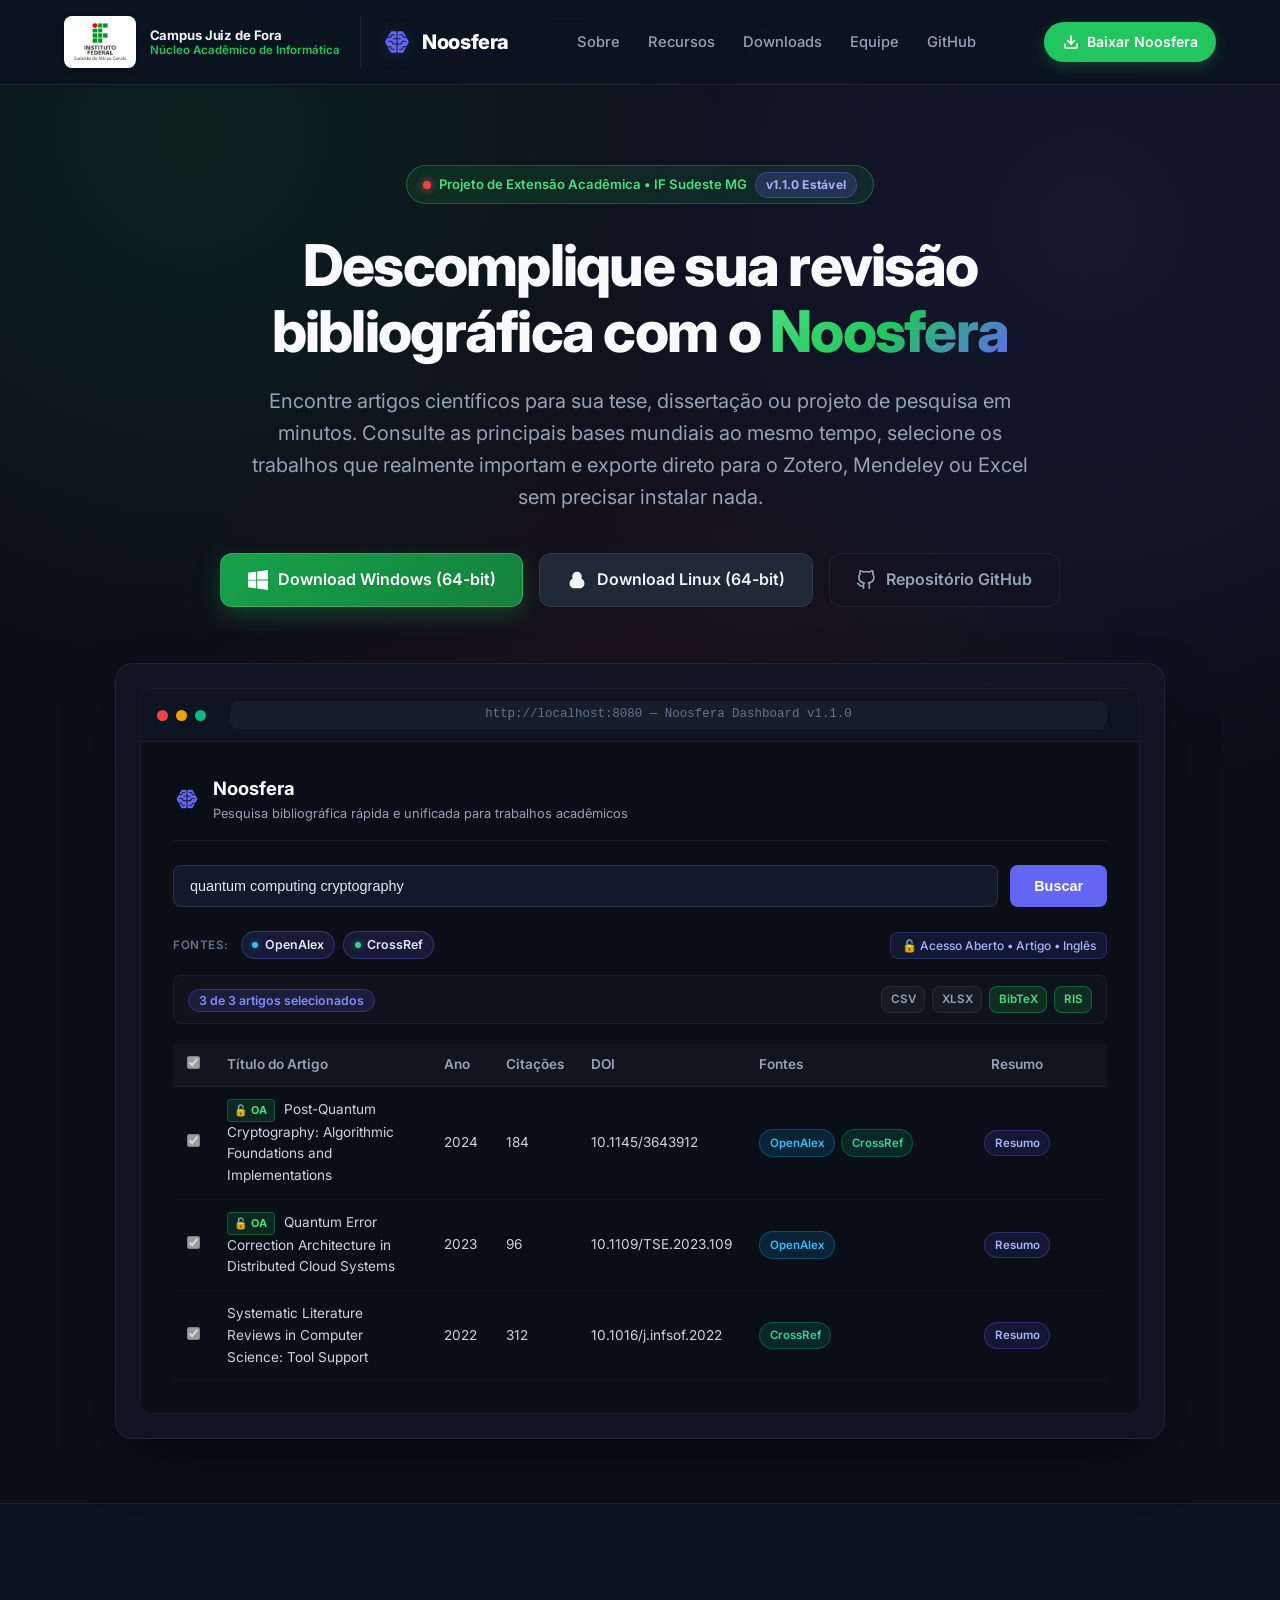
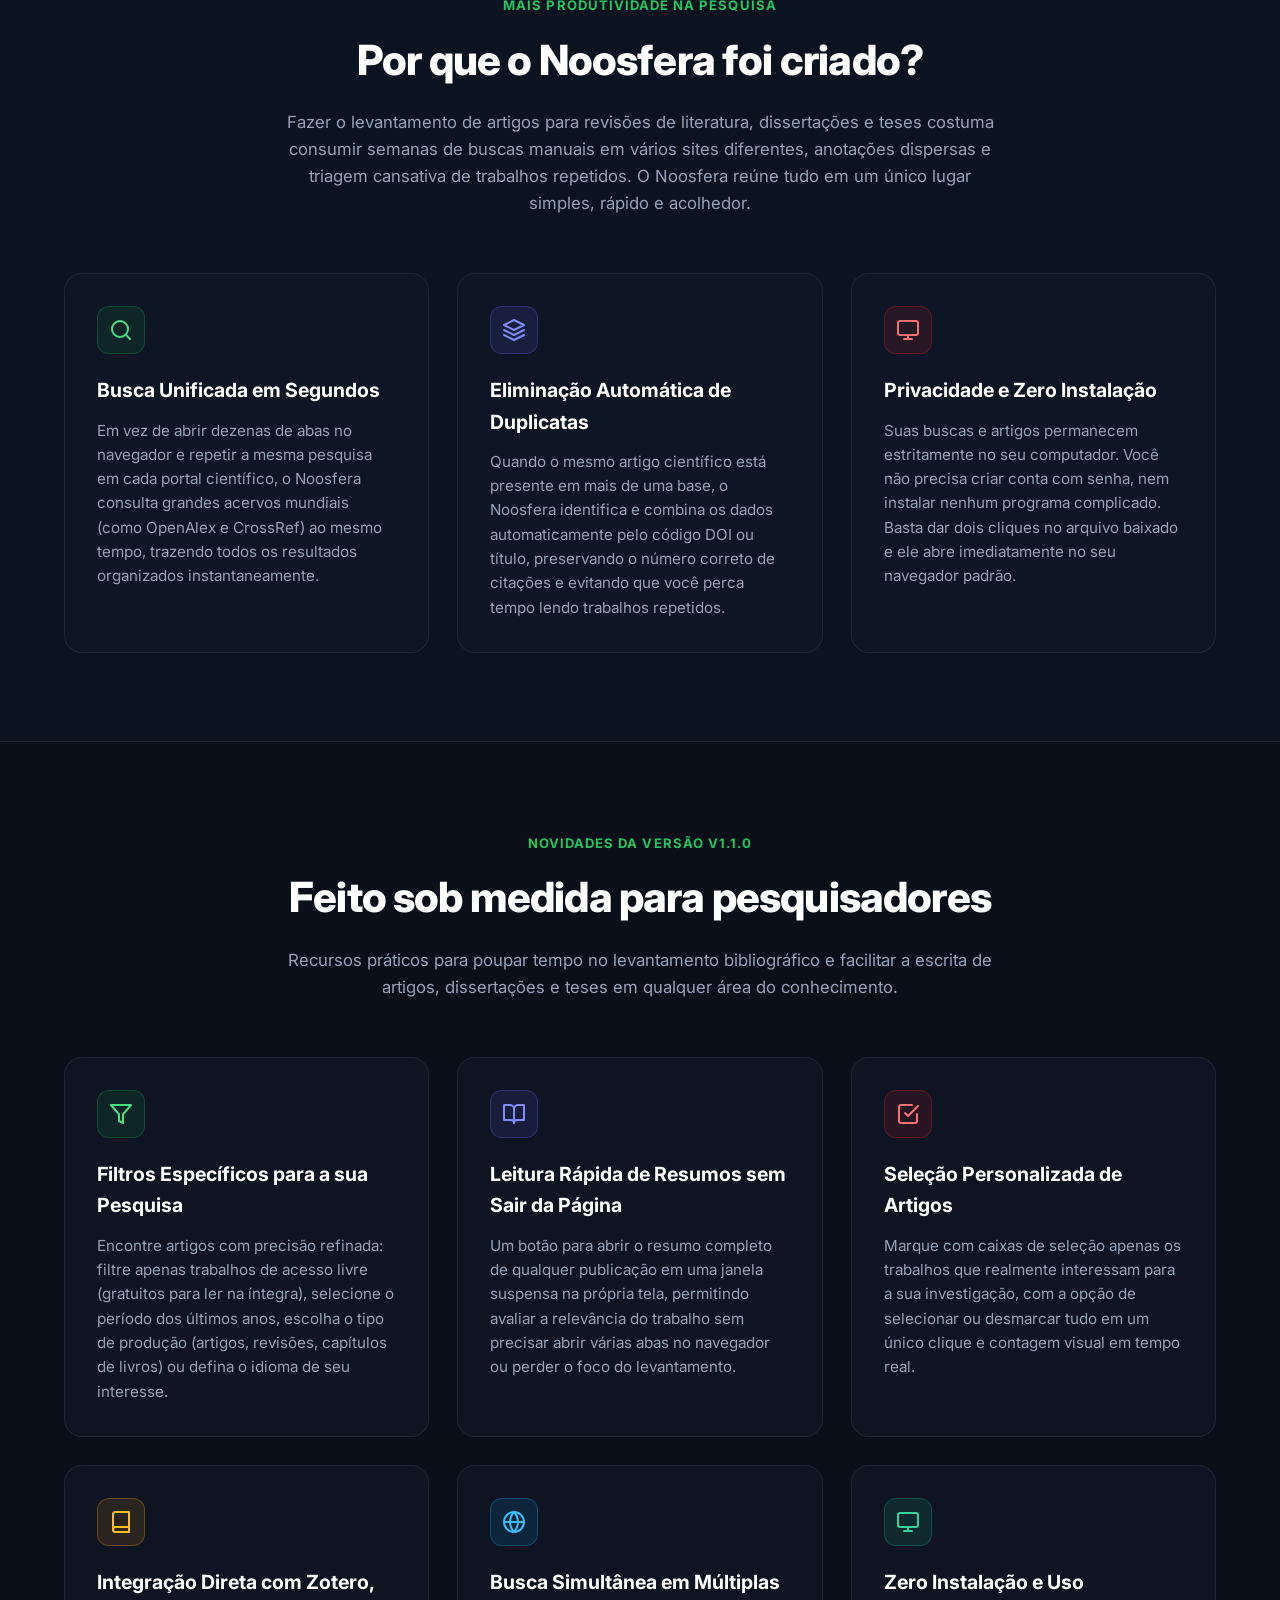
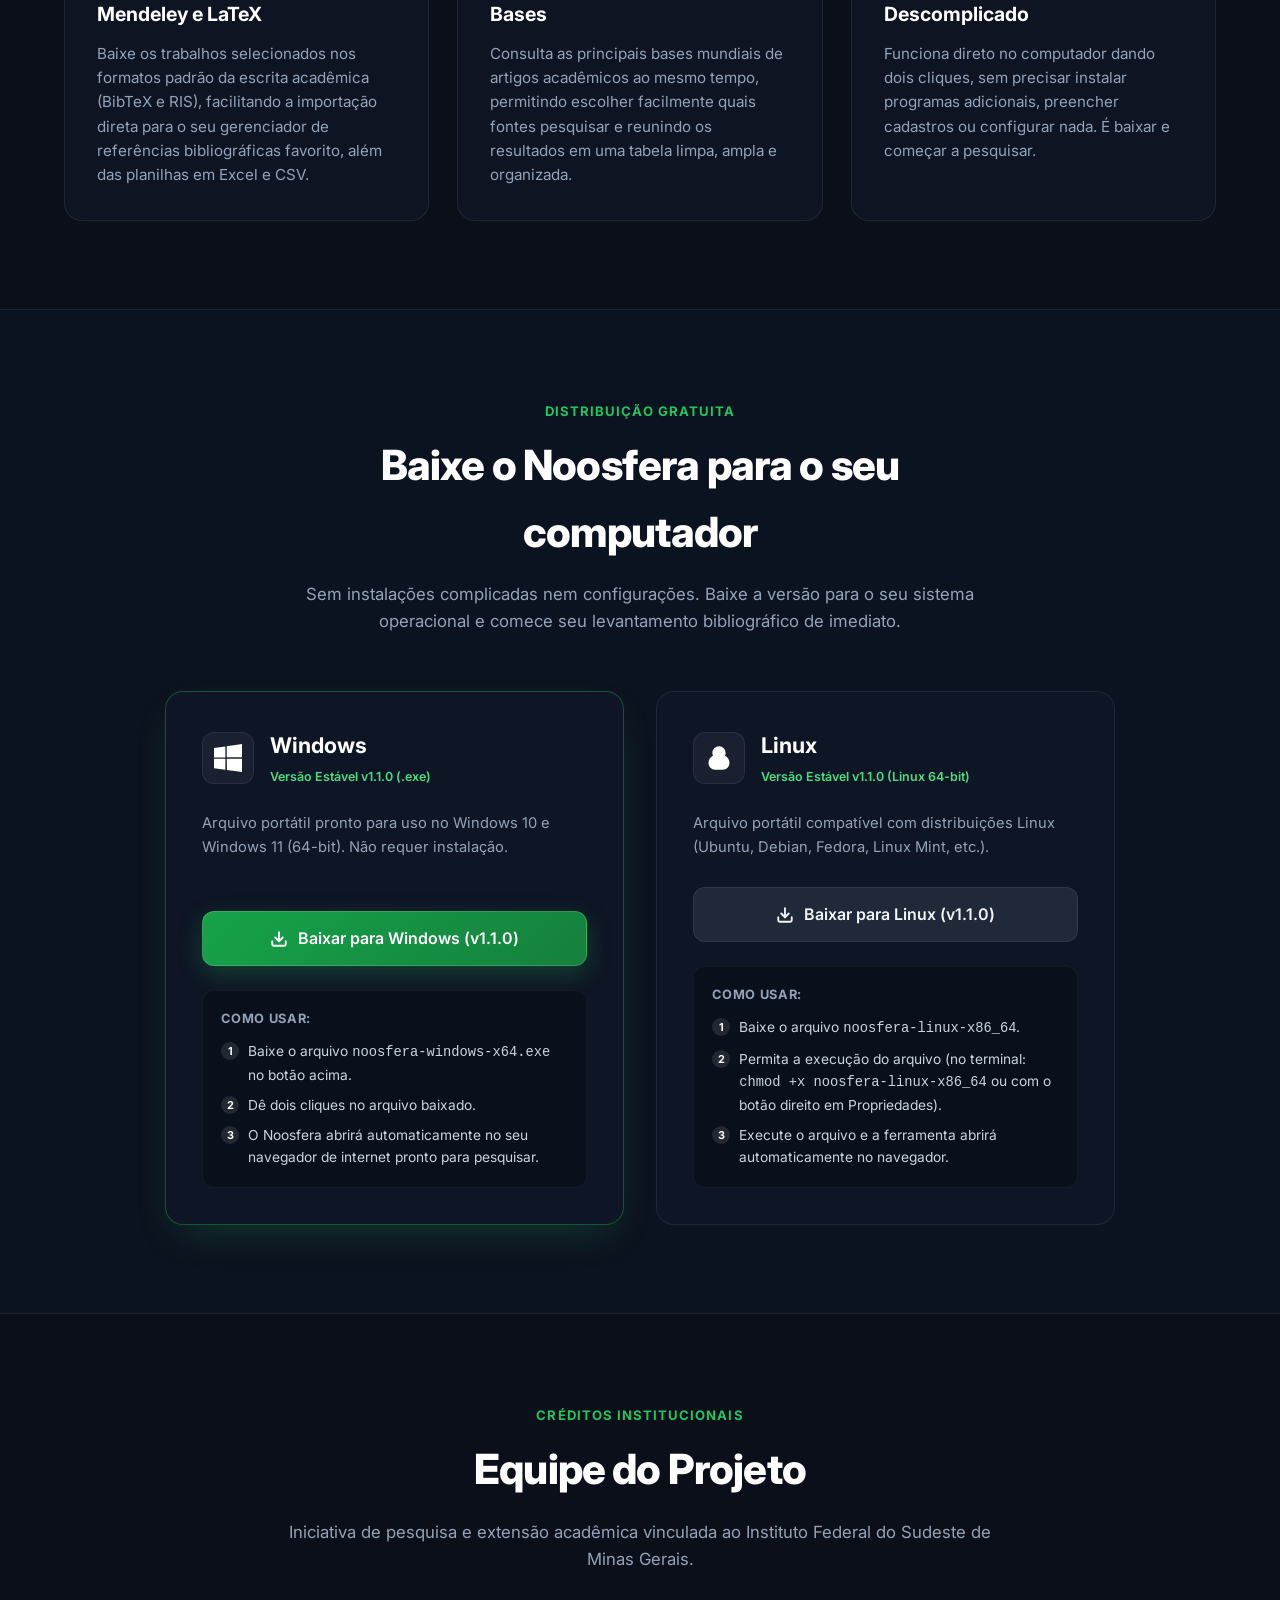
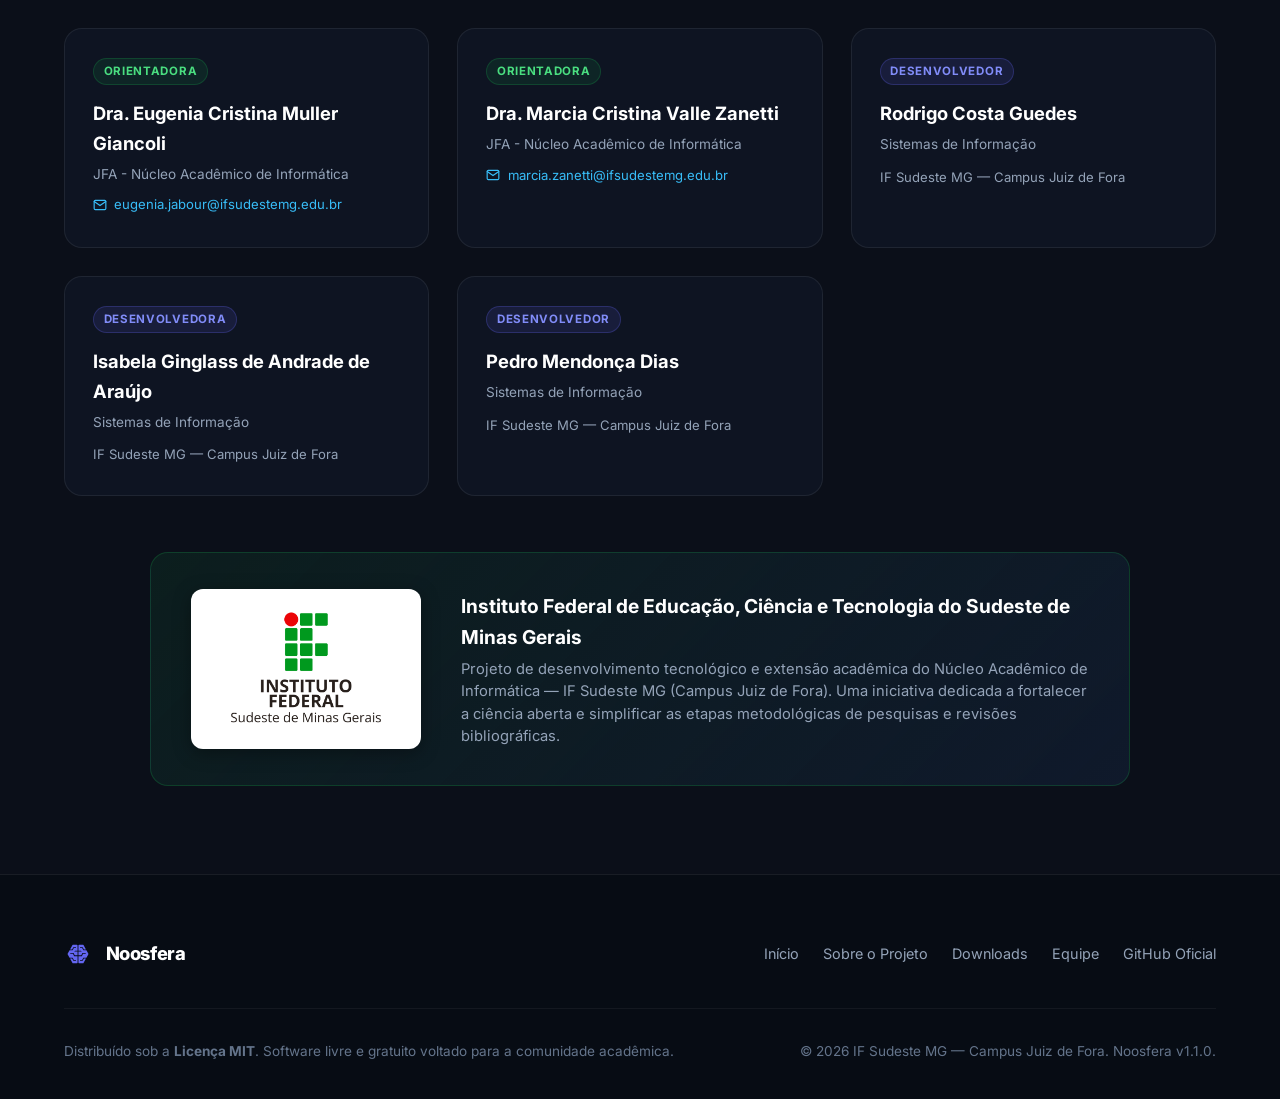
<file: docs/index.html>
<!DOCTYPE html>
<html lang="pt-BR">
<head>
    <meta charset="UTF-8">
    <meta name="viewport" content="width=device-width, initial-scale=1.0">
    <title>Noosfera v1.1.0 | Pesquisa Bibliográfica Rápida e Descomplicada para Trabalhos Acadêmicos</title>
    <meta name="description" content="Software gratuito e portátil para acelerar o levantamento de literatura científica em artigos, dissertações e teses. Consulte múltiplas bases ao mesmo tempo com exportação para Zotero, Mendeley e LaTeX.">
    <link rel="icon" type="image/svg+xml" href="assets/logo.svg">
    <link rel="preconnect" href="https://fonts.googleapis.com">
    <link rel="preconnect" href="https://fonts.gstatic.com" crossorigin>
    <link href="https://fonts.googleapis.com/css2?family=Inter:wght@400;500;600;700;800&display=swap" rel="stylesheet">
    <link rel="stylesheet" href="style.css">
</head>
<body>
    <header class="site-header">
        <div class="container">
            <nav class="nav-wrapper">
                <a href="#hero" class="brand-combo">
                    <div class="brand-if">
                        <div class="if-logo-box">
                            <img src="assets/logo_if.png" alt="Instituto Federal Sudeste de Minas Gerais" class="if-logo-img">
                        </div>
                        <div class="if-text">
                            <span class="if-text-primary">Campus Juiz de Fora</span>
                            <span class="if-text-secondary">Núcleo Acadêmico de Informática</span>
                        </div>
                    </div>
                    <div class="brand-product">
                        <img src="assets/logo.svg" alt="Noosfera Logo" class="noosfera-logo-img">
                        <span class="noosfera-name">Noosfera</span>
                    </div>
                </a>
                <ul class="nav-links">
                    <li><a href="#sobre" class="nav-link">Sobre</a></li>
                    <li><a href="#recursos" class="nav-link">Recursos</a></li>
                    <li><a href="#downloads" class="nav-link">Downloads</a></li>
                    <li><a href="#equipe" class="nav-link">Equipe</a></li>
                    <li><a href="https://github.com/extensao-ifsudestemg-jf/noosfera" target="_blank" rel="noopener noreferrer" class="nav-link">GitHub</a></li>
                </ul>
                <a href="#downloads" class="nav-cta">
                    <svg width="16" height="16" viewBox="0 0 24 24" fill="none" stroke="currentColor" stroke-width="2.5" stroke-linecap="round" stroke-linejoin="round">
                        <path d="M21 15v4a2 2 0 0 1-2 2H5a2 2 0 0 1-2-2v-4"></path>
                        <polyline points="7 10 12 15 17 10"></polyline>
                        <line x1="12" y1="15" x2="12" y2="3"></line>
                    </svg>
                    <span>Baixar Noosfera</span>
                </a>
            </nav>
        </div>
    </header>

    <main>
        <section id="hero" class="hero-section">
            <div class="container">
                <div class="badge-tag">
                    <span class="badge-dot"></span>
                    <span>Projeto de Extensão Acadêmica • IF Sudeste MG</span>
                    <span class="badge-version">v1.1.0 Estável</span>
                </div>
                <h1 class="hero-title">
                    Descomplique sua revisão bibliográfica com o <span class="hero-title-highlight">Noosfera</span>
                </h1>
                <p class="hero-subtitle">
                    Encontre artigos científicos para sua tese, dissertação ou projeto de pesquisa em minutos. Consulte as principais bases mundiais ao mesmo tempo, selecione os trabalhos que realmente importam e exporte direto para o Zotero, Mendeley ou Excel sem precisar instalar nada.
                </p>
                <div class="hero-actions">
                    <a href="https://github.com/extensao-ifsudestemg-jf/noosfera/releases/latest/download/noosfera-windows-x64.exe" class="btn btn-primary-green">
                        <svg width="20" height="20" viewBox="0 0 24 24" fill="currentColor">
                            <path d="M0 3.449L9.75 2.1v9.451H0m10.949-9.602L24 0v11.4H10.949M0 12.6h9.75v9.451L0 20.699M10.949 12.6H24V24l-12.9-1.801"/>
                        </svg>
                        <span>Download Windows (64-bit)</span>
                    </a>
                    <a href="https://github.com/extensao-ifsudestemg-jf/noosfera/releases/latest/download/noosfera-linux-x86_64" class="btn btn-secondary-dark">
                        <svg width="20" height="20" viewBox="0 0 24 24" fill="currentColor">
                            <path d="M12.001 2c-3.14 0-5.69 2.55-5.69 5.69 0 .86.19 1.68.53 2.41C4.42 11.23 3 13.56 3 16.29c0 3.15 2.55 5.71 5.71 5.71h6.58c3.16 0 5.71-2.56 5.71-5.71 0-2.73-1.42-5.06-3.84-6.19.34-.73.53-1.55.53-2.41 0-3.14-2.55-5.69-5.69-5.69z"/>
                        </svg>
                        <span>Download Linux (64-bit)</span>
                    </a>
                    <a href="https://github.com/extensao-ifsudestemg-jf/noosfera" target="_blank" rel="noopener noreferrer" class="btn btn-github">
                        <svg width="20" height="20" viewBox="0 0 24 24" fill="none" stroke="currentColor" stroke-width="2" stroke-linecap="round" stroke-linejoin="round">
                            <path d="M9 19c-5 1.5-5-2.5-7-3m14 6v-3.87a3.37 3.37 0 0 0-.94-2.61c3.14-.35 6.44-1.54 6.44-7A5.44 5.44 0 0 0 20 4.77 5.07 5.07 0 0 0 19.91 1S18.73.65 16 2.48a13.38 13.38 0 0 0-7 0C6.27.65 5.09 1 5.09 1A5.07 5.07 0 0 0 5 4.77a5.44 5.44 0 0 0-1.5 3.78c0 5.42 3.3 6.61 6.44 7A3.37 3.37 0 0 0 9 18.13V22"></path>
                        </svg>
                        <span>Repositório GitHub</span>
                    </a>
                </div>

                <div class="hero-preview">
                    <div class="mockup-window">
                        <div class="mockup-topbar">
                            <span class="mockup-dot red"></span>
                            <span class="mockup-dot yellow"></span>
                            <span class="mockup-dot green"></span>
                            <div class="mockup-url-bar">http://localhost:8080 — Noosfera Dashboard v1.1.0</div>
                        </div>
                        <div class="mockup-content">
                            <div class="mockup-header-preview">
                                <div class="mockup-brand">
                                    <img src="assets/logo.svg" alt="Noosfera" width="28" height="28">
                                    <div>
                                        <div class="mockup-title">Noosfera</div>
                                        <div class="mockup-subtitle">Pesquisa bibliográfica rápida e unificada para trabalhos acadêmicos</div>
                                    </div>
                                </div>
                            </div>
                            <div class="mockup-search-box">
                                <input type="text" class="mockup-input" value="quantum computing cryptography" readonly>
                                <button class="mockup-search-btn" type="button">Buscar</button>
                            </div>
                            <div class="mockup-providers-row">
                                <span class="mockup-label">Fontes:</span>
                                <div class="mockup-chips">
                                    <span class="mockup-chip active"><span class="mockup-chip-dot openalex-dot"></span>OpenAlex</span>
                                    <span class="mockup-chip active"><span class="mockup-chip-dot crossref-dot"></span>CrossRef</span>
                                </div>
                                <span class="mockup-filter-toggle">🔓 Acesso Aberto • Artigo • Inglês</span>
                            </div>
                            <div class="mockup-controls-bar">
                                <div class="mockup-selection-info">
                                    <span class="mockup-selection-badge">3 de 3 artigos selecionados</span>
                                </div>
                                <div class="mockup-export-buttons">
                                    <span class="mockup-export-btn">CSV</span>
                                    <span class="mockup-export-btn">XLSX</span>
                                    <span class="mockup-export-btn active">BibTeX</span>
                                    <span class="mockup-export-btn active">RIS</span>
                                </div>
                            </div>
                            <table class="mockup-table">
                                <thead>
                                    <tr>
                                        <th style="width: 32px; text-align: center;"><input type="checkbox" checked disabled></th>
                                        <th>Título do Artigo</th>
                                        <th>Ano</th>
                                        <th>Citações</th>
                                        <th>DOI</th>
                                        <th>Fontes</th>
                                        <th style="text-align: center;">Resumo</th>
                                    </tr>
                                </thead>
                                <tbody>
                                    <tr>
                                        <td style="text-align: center;"><input type="checkbox" checked disabled></td>
                                        <td><span class="mockup-oa-pill">🔓 OA</span> Post-Quantum Cryptography: Algorithmic Foundations and Implementations</td>
                                        <td>2024</td>
                                        <td>184</td>
                                        <td>10.1145/3643912</td>
                                        <td><div class="badge-source-cell"><span class="badge-source badge-openalex">OpenAlex</span><span class="badge-source badge-crossref">CrossRef</span></div></td>
                                        <td style="text-align: center;"><span class="mockup-btn-abstract">Resumo</span></td>
                                    </tr>
                                    <tr>
                                        <td style="text-align: center;"><input type="checkbox" checked disabled></td>
                                        <td><span class="mockup-oa-pill">🔓 OA</span> Quantum Error Correction Architecture in Distributed Cloud Systems</td>
                                        <td>2023</td>
                                        <td>96</td>
                                        <td>10.1109/TSE.2023.109</td>
                                        <td><div class="badge-source-cell"><span class="badge-source badge-openalex">OpenAlex</span></div></td>
                                        <td style="text-align: center;"><span class="mockup-btn-abstract">Resumo</span></td>
                                    </tr>
                                    <tr>
                                        <td style="text-align: center;"><input type="checkbox" checked disabled></td>
                                        <td>Systematic Literature Reviews in Computer Science: Tool Support</td>
                                        <td>2022</td>
                                        <td>312</td>
                                        <td>10.1016/j.infsof.2022</td>
                                        <td><div class="badge-source-cell"><span class="badge-source badge-crossref">CrossRef</span></div></td>
                                        <td style="text-align: center;"><span class="mockup-btn-abstract">Resumo</span></td>
                                    </tr>
                                </tbody>
                            </table>
                        </div>
                    </div>
                </div>
            </div>
        </section>

        <section id="sobre" class="section section-alt">
            <div class="container">
                <div class="section-header">
                    <span class="section-tag">Mais Produtividade na Pesquisa</span>
                    <h2 class="section-title">Por que o Noosfera foi criado?</h2>
                    <p class="section-desc">
                        Fazer o levantamento de artigos para revisões de literatura, dissertações e teses costuma consumir semanas de buscas manuais em vários sites diferentes, anotações dispersas e triagem cansativa de trabalhos repetidos. O Noosfera reúne tudo em um único lugar simples, rápido e acolhedor.
                    </p>
                </div>
                <div class="features-grid">
                    <div class="feature-card">
                        <div class="feature-icon-wrapper">
                            <svg width="24" height="24" viewBox="0 0 24 24" fill="none" stroke="currentColor" stroke-width="2" stroke-linecap="round" stroke-linejoin="round">
                                <circle cx="11" cy="11" r="8"></circle>
                                <line x1="21" y1="21" x2="16.65" y2="16.65"></line>
                            </svg>
                        </div>
                        <h3 class="feature-title">Busca Unificada em Segundos</h3>
                        <p class="feature-text">
                            Em vez de abrir dezenas de abas no navegador e repetir a mesma pesquisa em cada portal científico, o Noosfera consulta grandes acervos mundiais (como OpenAlex e CrossRef) ao mesmo tempo, trazendo todos os resultados organizados instantaneamente.
                        </p>
                    </div>
                    <div class="feature-card">
                        <div class="feature-icon-wrapper">
                            <svg width="24" height="24" viewBox="0 0 24 24" fill="none" stroke="currentColor" stroke-width="2" stroke-linecap="round" stroke-linejoin="round">
                                <polygon points="12 2 2 7 12 12 22 7 12 2"></polygon>
                                <polyline points="2 17 12 22 22 17"></polyline>
                                <polyline points="2 12 12 17 22 12"></polyline>
                            </svg>
                        </div>
                        <h3 class="feature-title">Eliminação Automática de Duplicatas</h3>
                        <p class="feature-text">
                            Quando o mesmo artigo científico está presente em mais de uma base, o Noosfera identifica e combina os dados automaticamente pelo código DOI ou título, preservando o número correto de citações e evitando que você perca tempo lendo trabalhos repetidos.
                        </p>
                    </div>
                    <div class="feature-card">
                        <div class="feature-icon-wrapper">
                            <svg width="24" height="24" viewBox="0 0 24 24" fill="none" stroke="currentColor" stroke-width="2" stroke-linecap="round" stroke-linejoin="round">
                                <rect x="2" y="3" width="20" height="14" rx="2" ry="2"></rect>
                                <line x1="8" y1="21" x2="16" y2="21"></line>
                                <line x1="12" y1="17" x2="12" y2="21"></line>
                            </svg>
                        </div>
                        <h3 class="feature-title">Privacidade e Zero Instalação</h3>
                        <p class="feature-text">
                            Suas buscas e artigos permanecem estritamente no seu computador. Você não precisa criar conta com senha, nem instalar nenhum programa complicado. Basta dar dois cliques no arquivo baixado e ele abre imediatamente no seu navegador padrão.
                        </p>
                    </div>
                </div>
            </div>
        </section>

        <section id="recursos" class="section">
            <div class="container">
                <div class="section-header">
                    <span class="section-tag">Novidades da Versão v1.1.0</span>
                    <h2 class="section-title">Feito sob medida para pesquisadores</h2>
                    <p class="section-desc">
                        Recursos práticos para poupar tempo no levantamento bibliográfico e facilitar a escrita de artigos, dissertações e teses em qualquer área do conhecimento.
                    </p>
                </div>
                <div class="features-grid">
                    <div class="feature-card">
                        <div class="feature-icon-wrapper">
                            <svg width="24" height="24" viewBox="0 0 24 24" fill="none" stroke="currentColor" stroke-width="2" stroke-linecap="round" stroke-linejoin="round">
                                <polygon points="22 3 2 3 10 12.46 10 19 14 21 14 12.46 22 3"></polygon>
                            </svg>
                        </div>
                        <h3 class="feature-title">Filtros Específicos para a sua Pesquisa</h3>
                        <p class="feature-text">
                            Encontre artigos com precisão refinada: filtre apenas trabalhos de acesso livre (gratuitos para ler na íntegra), selecione o período dos últimos anos, escolha o tipo de produção (artigos, revisões, capítulos de livros) ou defina o idioma de seu interesse.
                        </p>
                    </div>

                    <div class="feature-card">
                        <div class="feature-icon-wrapper">
                            <svg width="24" height="24" viewBox="0 0 24 24" fill="none" stroke="currentColor" stroke-width="2" stroke-linecap="round" stroke-linejoin="round">
                                <path d="M2 3h6a4 4 0 0 1 4 4v14a3 3 0 0 0-3-3H2z"></path>
                                <path d="M22 3h-6a4 4 0 0 0-4 4v14a3 3 0 0 1 3-3h7z"></path>
                            </svg>
                        </div>
                        <h3 class="feature-title">Leitura Rápida de Resumos sem Sair da Página</h3>
                        <p class="feature-text">
                            Um botão para abrir o resumo completo de qualquer publicação em uma janela suspensa na própria tela, permitindo avaliar a relevância do trabalho sem precisar abrir várias abas no navegador ou perder o foco do levantamento.
                        </p>
                    </div>

                    <div class="feature-card">
                        <div class="feature-icon-wrapper">
                            <svg width="24" height="24" viewBox="0 0 24 24" fill="none" stroke="currentColor" stroke-width="2" stroke-linecap="round" stroke-linejoin="round">
                                <polyline points="9 11 12 14 22 4"></polyline>
                                <path d="M21 12v7a2 2 0 0 1-2 2H5a2 2 0 0 1-2-2V5a2 2 0 0 1 2-2h11"></path>
                            </svg>
                        </div>
                        <h3 class="feature-title">Seleção Personalizada de Artigos</h3>
                        <p class="feature-text">
                            Marque com caixas de seleção apenas os trabalhos que realmente interessam para a sua investigação, com a opção de selecionar ou desmarcar tudo em um único clique e contagem visual em tempo real.
                        </p>
                    </div>

                    <div class="feature-card">
                        <div class="feature-icon-wrapper">
                            <svg width="24" height="24" viewBox="0 0 24 24" fill="none" stroke="currentColor" stroke-width="2" stroke-linecap="round" stroke-linejoin="round">
                                <path d="M4 19.5A2.5 2.5 0 0 1 6.5 17H20"></path>
                                <path d="M6.5 2H20v20H6.5A2.5 2.5 0 0 1 4 19.5v-15A2.5 2.5 0 0 1 6.5 2z"></path>
                            </svg>
                        </div>
                        <h3 class="feature-title">Integração Direta com Zotero, Mendeley e LaTeX</h3>
                        <p class="feature-text">
                            Baixe os trabalhos selecionados nos formatos padrão da escrita acadêmica (BibTeX e RIS), facilitando a importação direta para o seu gerenciador de referências bibliográficas favorito, além das planilhas em Excel e CSV.
                        </p>
                    </div>

                    <div class="feature-card">
                        <div class="feature-icon-wrapper">
                            <svg width="24" height="24" viewBox="0 0 24 24" fill="none" stroke="currentColor" stroke-width="2" stroke-linecap="round" stroke-linejoin="round">
                                <circle cx="12" cy="12" r="10"></circle>
                                <line x1="2" y1="12" x2="22" y2="12"></line>
                                <path d="M12 2a15.3 15.3 0 0 1 4 10 15.3 15.3 0 0 1-4 10 15.3 15.3 0 0 1-4-10 15.3 15.3 0 0 1 4-10z"></path>
                            </svg>
                        </div>
                        <h3 class="feature-title">Busca Simultânea em Múltiplas Bases</h3>
                        <p class="feature-text">
                            Consulta as principais bases mundiais de artigos acadêmicos ao mesmo tempo, permitindo escolher facilmente quais fontes pesquisar e reunindo os resultados em uma tabela limpa, ampla e organizada.
                        </p>
                    </div>

                    <div class="feature-card">
                        <div class="feature-icon-wrapper">
                            <svg width="24" height="24" viewBox="0 0 24 24" fill="none" stroke="currentColor" stroke-width="2" stroke-linecap="round" stroke-linejoin="round">
                                <rect x="2" y="3" width="20" height="14" rx="2" ry="2"></rect>
                                <line x1="8" y1="21" x2="16" y2="21"></line>
                                <line x1="12" y1="17" x2="12" y2="21"></line>
                            </svg>
                        </div>
                        <h3 class="feature-title">Zero Instalação e Uso Descomplicado</h3>
                        <p class="feature-text">
                            Funciona direto no computador dando dois cliques, sem precisar instalar programas adicionais, preencher cadastros ou configurar nada. É baixar e começar a pesquisar.
                        </p>
                    </div>
                </div>
            </div>
        </section>

        <section id="downloads" class="section section-alt">
            <div class="container">
                <div class="section-header">
                    <span class="section-tag">Distribuição Gratuita</span>
                    <h2 class="section-title">Baixe o Noosfera para o seu computador</h2>
                    <p class="section-desc">
                        Sem instalações complicadas nem configurações. Baixe a versão para o seu sistema operacional e comece seu levantamento bibliográfico de imediato.
                    </p>
                </div>

                <div class="downloads-container">
                    <div class="download-card featured">
                        <div class="download-os-header">
                            <div class="os-icon-box">
                                <svg width="28" height="28" viewBox="0 0 24 24" fill="currentColor">
                                    <path d="M0 3.449L9.75 2.1v9.451H0m10.949-9.602L24 0v11.4H10.949M0 12.6h9.75v9.451L0 20.699M10.949 12.6H24V24l-12.9-1.801"/>
                                </svg>
                            </div>
                            <div class="os-meta">
                                <h3>Windows</h3>
                                <span class="os-badge">Versão Estável v1.1.0 (.exe)</span>
                            </div>
                        </div>
                        <p class="download-info">
                            Arquivo portátil pronto para uso no Windows 10 e Windows 11 (64-bit). Não requer instalação.
                        </p>
                        <a href="https://github.com/extensao-ifsudestemg-jf/noosfera/releases/latest/download/noosfera-windows-x64.exe" class="btn btn-primary-green download-btn">
                            <svg width="18" height="18" viewBox="0 0 24 24" fill="none" stroke="currentColor" stroke-width="2.5" stroke-linecap="round" stroke-linejoin="round">
                                <path d="M21 15v4a2 2 0 0 1-2 2H5a2 2 0 0 1-2-2v-4"></path>
                                <polyline points="7 10 12 15 17 10"></polyline>
                                <line x1="12" y1="15" x2="12" y2="3"></line>
                            </svg>
                            <span>Baixar para Windows (v1.1.0)</span>
                        </a>
                        <div class="execution-steps">
                            <div class="steps-title">Como usar:</div>
                            <ul class="step-list">
                                <li class="step-item">
                                    <span class="step-num">1</span>
                                    <span>Baixe o arquivo <code>noosfera-windows-x64.exe</code> no botão acima.</span>
                                </li>
                                <li class="step-item">
                                    <span class="step-num">2</span>
                                    <span>Dê dois cliques no arquivo baixado.</span>
                                </li>
                                <li class="step-item">
                                    <span class="step-num">3</span>
                                    <span>O Noosfera abrirá automaticamente no seu navegador de internet pronto para pesquisar.</span>
                                </li>
                            </ul>
                        </div>
                    </div>

                    <div class="download-card">
                        <div class="download-os-header">
                            <div class="os-icon-box">
                                <svg width="28" height="28" viewBox="0 0 24 24" fill="currentColor">
                                    <path d="M12.001 2c-3.14 0-5.69 2.55-5.69 5.69 0 .86.19 1.68.53 2.41C4.42 11.23 3 13.56 3 16.29c0 3.15 2.55 5.71 5.71 5.71h6.58c3.16 0 5.71-2.56 5.71-5.71 0-2.73-1.42-5.06-3.84-6.19.34-.73.53-1.55.53-2.41 0-3.14-2.55-5.69-5.69-5.69z"/>
                                </svg>
                            </div>
                            <div class="os-meta">
                                <h3>Linux</h3>
                                <span class="os-badge">Versão Estável v1.1.0 (Linux 64-bit)</span>
                            </div>
                        </div>
                        <p class="download-info">
                            Arquivo portátil compatível com distribuições Linux (Ubuntu, Debian, Fedora, Linux Mint, etc.).
                        </p>
                        <a href="https://github.com/extensao-ifsudestemg-jf/noosfera/releases/latest/download/noosfera-linux-x86_64" class="btn btn-secondary-dark download-btn">
                            <svg width="18" height="18" viewBox="0 0 24 24" fill="none" stroke="currentColor" stroke-width="2.5" stroke-linecap="round" stroke-linejoin="round">
                                <path d="M21 15v4a2 2 0 0 1-2 2H5a2 2 0 0 1-2-2v-4"></path>
                                <polyline points="7 10 12 15 17 10"></polyline>
                                <line x1="12" y1="15" x2="12" y2="3"></line>
                            </svg>
                            <span>Baixar para Linux (v1.1.0)</span>
                        </a>
                        <div class="execution-steps">
                            <div class="steps-title">Como usar:</div>
                            <ul class="step-list">
                                <li class="step-item">
                                    <span class="step-num">1</span>
                                    <span>Baixe o arquivo <code>noosfera-linux-x86_64</code>.</span>
                                </li>
                                <li class="step-item">
                                    <span class="step-num">2</span>
                                    <span>Permita a execução do arquivo (no terminal: <code>chmod +x noosfera-linux-x86_64</code> ou com o botão direito em Propriedades).</span>
                                </li>
                                <li class="step-item">
                                    <span class="step-num">3</span>
                                    <span>Execute o arquivo e a ferramenta abrirá automaticamente no navegador.</span>
                                </li>
                            </ul>
                        </div>
                    </div>
                </div>
            </div>
        </section>

        <section id="equipe" class="section">
            <div class="container">
                <div class="section-header">
                    <span class="section-tag">Créditos Institucionais</span>
                    <h2 class="section-title">Equipe do Projeto</h2>
                    <p class="section-desc">
                        Iniciativa de pesquisa e extensão acadêmica vinculada ao Instituto Federal do Sudeste de Minas Gerais.
                    </p>
                </div>

                <div class="team-grid">
                    <div class="team-card">
                        <span class="team-role-tag role-advisor">Orientadora</span>
                        <h3 class="team-name">Dra. Eugenia Cristina Muller Giancoli</h3>
                        <p class="team-dept">JFA - Núcleo Acadêmico de Informática</p>
                        <a href="mailto:eugenia.jabour@ifsudestemg.edu.br" class="team-contact">
                            <svg width="14" height="14" viewBox="0 0 24 24" fill="none" stroke="currentColor" stroke-width="2" stroke-linecap="round" stroke-linejoin="round">
                                <path d="M4 4h16c1.1 0 2 .9 2 2v12c0 1.1-.9 2-2 2H4c-1.1 0-2-.9-2-2V6c0-1.1.9-2 2-2z"></path>
                                <polyline points="22,6 12,13 2,6"></polyline>
                            </svg>
                            <span>eugenia.jabour@ifsudestemg.edu.br</span>
                        </a>
                    </div>

                    <div class="team-card">
                        <span class="team-role-tag role-advisor">Orientadora</span>
                        <h3 class="team-name">Dra. Marcia Cristina Valle Zanetti</h3>
                        <p class="team-dept">JFA - Núcleo Acadêmico de Informática</p>
                        <a href="mailto:marcia.zanetti@ifsudestemg.edu.br" class="team-contact">
                            <svg width="14" height="14" viewBox="0 0 24 24" fill="none" stroke="currentColor" stroke-width="2" stroke-linecap="round" stroke-linejoin="round">
                                <path d="M4 4h16c1.1 0 2 .9 2 2v12c0 1.1-.9 2-2 2H4c-1.1 0-2-.9-2-2V6c0-1.1.9-2 2-2z"></path>
                                <polyline points="22,6 12,13 2,6"></polyline>
                            </svg>
                            <span>marcia.zanetti@ifsudestemg.edu.br</span>
                        </a>
                    </div>

                    <div class="team-card">
                        <span class="team-role-tag role-dev">Desenvolvedor</span>
                        <h3 class="team-name">Rodrigo Costa Guedes</h3>
                        <p class="team-dept">Sistemas de Informação</p>
                        <span class="team-contact" style="color: #94a3b8;">IF Sudeste MG — Campus Juiz de Fora</span>
                    </div>

                    <div class="team-card">
                        <span class="team-role-tag role-dev">Desenvolvedora</span>
                        <h3 class="team-name">Isabela Ginglass de Andrade de Araújo</h3>
                        <p class="team-dept">Sistemas de Informação</p>
                        <span class="team-contact" style="color: #94a3b8;">IF Sudeste MG — Campus Juiz de Fora</span>
                    </div>

                    <div class="team-card">
                        <span class="team-role-tag role-dev">Desenvolvedor</span>
                        <h3 class="team-name">Pedro Mendonça Dias</h3>
                        <p class="team-dept">Sistemas de Informação</p>
                        <span class="team-contact" style="color: #94a3b8;">IF Sudeste MG — Campus Juiz de Fora</span>
                    </div>
                </div>

                <div class="institution-banner">
                    <div class="banner-logo-wrapper">
                        <img src="assets/logo_if.png" alt="Instituto Federal Sudeste de Minas Gerais" class="banner-if-img">
                    </div>
                    <div class="banner-info">
                        <h4>Instituto Federal de Educação, Ciência e Tecnologia do Sudeste de Minas Gerais</h4>
                        <p>Projeto de desenvolvimento tecnológico e extensão acadêmica do Núcleo Acadêmico de Informática — IF Sudeste MG (Campus Juiz de Fora). Uma iniciativa dedicada a fortalecer a ciência aberta e simplificar as etapas metodológicas de pesquisas e revisões bibliográficas.</p>
                    </div>
                </div>
            </div>
        </section>
    </main>

    <footer class="site-footer">
        <div class="container">
            <div class="footer-content">
                <div class="footer-top">
                    <div class="footer-brand-wrap">
                        <img src="assets/logo.svg" alt="Noosfera" width="28" height="28">
                        <span class="noosfera-name" style="font-size: 1.15rem;">Noosfera</span>
                    </div>
                    <ul class="footer-links">
                        <li><a href="#hero">Início</a></li>
                        <li><a href="#sobre">Sobre o Projeto</a></li>
                        <li><a href="#downloads">Downloads</a></li>
                        <li><a href="#equipe">Equipe</a></li>
                        <li><a href="https://github.com/extensao-ifsudestemg-jf/noosfera" target="_blank" rel="noopener noreferrer">GitHub Oficial</a></li>
                    </ul>
                </div>
                <div class="footer-bottom">
                    <p>Distribuído sob a <strong>Licença MIT</strong>. Software livre e gratuito voltado para a comunidade acadêmica.</p>
                    <p>© 2026 IF Sudeste MG — Campus Juiz de Fora. Noosfera v1.1.0.</p>
                </div>
            </div>
        </div>
    </footer>
</body>
</html>
</file>
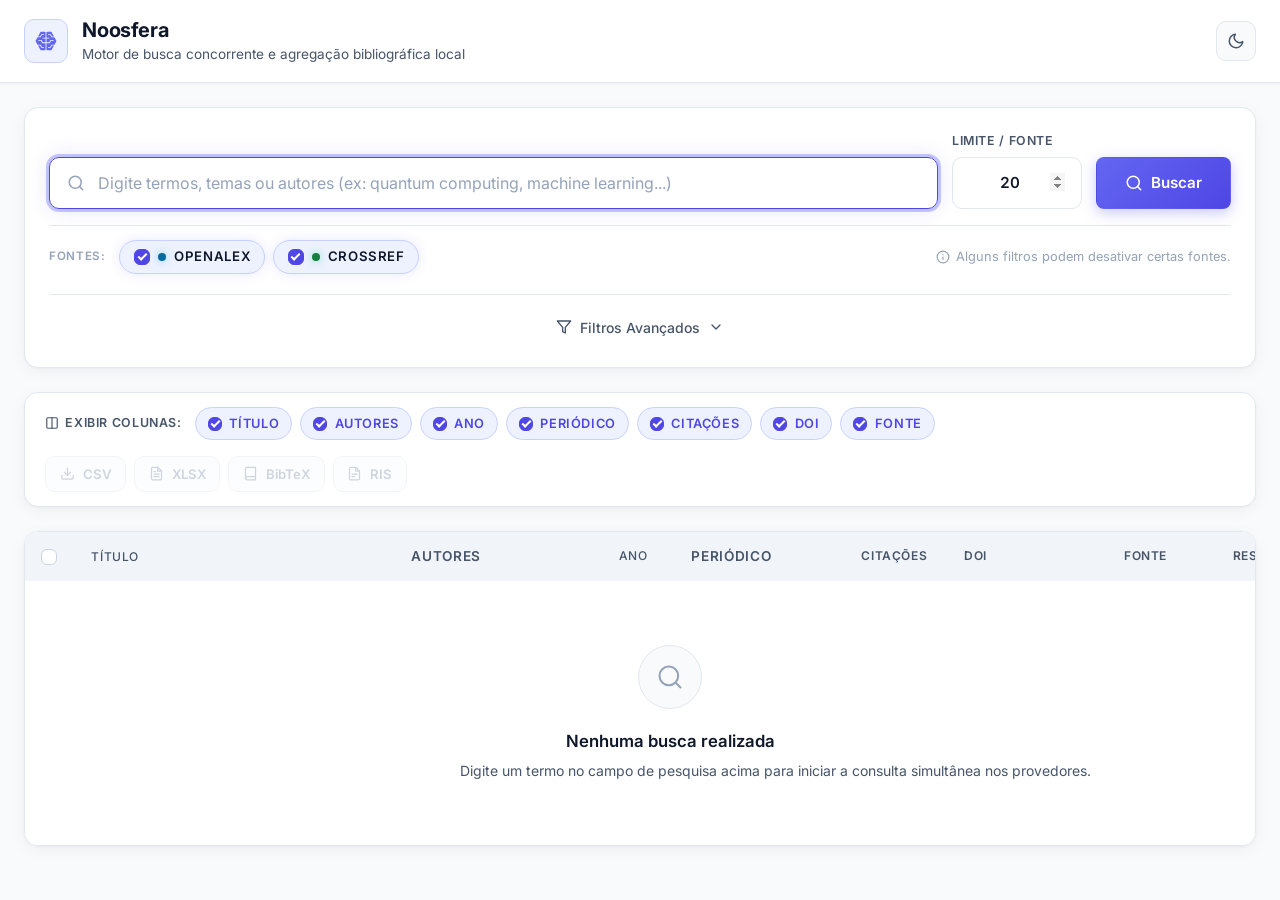
<file: web/static/index.html>
<!DOCTYPE html>
<html lang="pt-BR">
<head>
    <meta charset="UTF-8">
    <meta name="viewport" content="width=device-width, initial-scale=1.0">
    <title>Noosfera | Motor de Busca Acadêmico</title>
    <meta name="description" content="Noosfera - Dashboard acadêmico de busca concorrente em múltiplas fontes (OpenAlex e CrossRef) com filtros avançados e exportação.">
    
    <link rel="icon" type="image/svg+xml" href="assets/logo.svg">
    
    <link rel="preconnect" href="https://fonts.googleapis.com">
    <link rel="preconnect" href="https://fonts.gstatic.com" crossorigin>
    <link href="https://fonts.googleapis.com/css2?family=Inter:wght@400;500;600;700&display=swap" rel="stylesheet">
    <link rel="stylesheet" href="style.css">
    
    <script>
        (function() {
            try {
                const savedTheme = localStorage.getItem('theme');
                const systemPrefersDark = window.matchMedia('(prefers-color-scheme: dark)').matches;
                const initialTheme = savedTheme || (systemPrefersDark ? 'dark' : 'light');
                document.documentElement.setAttribute('data-theme', initialTheme);
            } catch (e) {}
        })();
    </script>
</head>
<body>
    <header class="app-header">
        <div class="container">
            <div class="header-content">
                <div class="header-brand">
                    <div class="brand-icon-wrapper">
                        <img src="assets/logo.svg" alt="Noosfera Logo" class="brand-logo" width="28" height="28">
                    </div>
                    <div class="brand-text">
                        <h1>Noosfera</h1>
                        <p class="subtitle">Motor de busca concorrente e agregação bibliográfica local</p>
                    </div>
                </div>
                <button id="themeToggleBtn" class="theme-toggle-btn" aria-label="Alternar tema de cores" title="Alternar tema de cores">
                    <svg class="sun-icon" width="18" height="18" viewBox="0 0 24 24" fill="none" stroke="currentColor" stroke-width="2" stroke-linecap="round" stroke-linejoin="round">
                        <circle cx="12" cy="12" r="5"></circle>
                        <line x1="12" y1="1" x2="12" y2="3"></line>
                        <line x1="12" y1="21" x2="12" y2="23"></line>
                        <line x1="4.22" y1="4.22" x2="5.64" y2="5.64"></line>
                        <line x1="18.36" y1="18.36" x2="19.78" y2="19.78"></line>
                        <line x1="1" y1="12" x2="3" y2="12"></line>
                        <line x1="21" y1="12" x2="23" y2="12"></line>
                        <line x1="4.22" y1="19.78" x2="5.64" y2="18.36"></line>
                        <line x1="18.36" y1="5.64" x2="19.78" y2="4.22"></line>
                    </svg>
                    <svg class="moon-icon" width="18" height="18" viewBox="0 0 24 24" fill="none" stroke="currentColor" stroke-width="2" stroke-linecap="round" stroke-linejoin="round">
                        <path d="M21 12.79A9 9 0 1 1 11.21 3 7 7 0 0 0 21 12.79z"></path>
                    </svg>
                </button>
            </div>
        </div>
    </header>

    <main class="container">
        
        <section class="card search-section" aria-label="Busca e Filtros">
            <div class="search-bar">
                <div class="input-group search-input-group">
                    <label for="searchInput" class="sr-only">Termo de Busca</label>
                    <div class="search-input-wrapper">
                        <svg class="search-field-icon" width="18" height="18" viewBox="0 0 24 24" fill="none" stroke="currentColor" stroke-width="2" stroke-linecap="round" stroke-linejoin="round">
                            <circle cx="11" cy="11" r="8"></circle>
                            <line x1="21" y1="21" x2="16.65" y2="16.65"></line>
                        </svg>
                        <input type="text" id="searchInput" placeholder="Digite termos, temas ou autores (ex: quantum computing, machine learning...)" autofocus>
                    </div>
                </div>
                <div class="input-group limit-input-group">
                    <label for="limitInput" class="input-label">Limite / Fonte</label>
                    <input type="number" id="limitInput" value="20" min="1" max="1000" title="Limite de resultados por provedor">
                </div>
                <button id="searchButton" class="btn btn-primary" type="button">
                    <svg width="18" height="18" viewBox="0 0 24 24" fill="none" stroke="currentColor" stroke-width="2" stroke-linecap="round" stroke-linejoin="round">
                        <circle cx="11" cy="11" r="8"></circle>
                        <line x1="21" y1="21" x2="16.65" y2="16.65"></line>
                    </svg>
                    <span>Buscar</span>
                </button>
            </div>

            <div class="providers-row">
                <span class="providers-label">Fontes:</span>
                <div class="provider-chips" role="group" aria-label="Seleção de bases científicas">
                    <label class="provider-chip" id="chipOpenAlex">
                        <input type="checkbox" id="providerOpenAlex" class="provider-toggle" value="openalex" checked>
                        <span class="provider-badge-indicator openalex-dot"></span>
                        <span>OpenAlex</span>
                    </label>
                    <label class="provider-chip" id="chipCrossRef">
                        <input type="checkbox" id="providerCrossRef" class="provider-toggle" value="crossref" checked>
                        <span class="provider-badge-indicator crossref-dot"></span>
                        <span>CrossRef</span>
                    </label>
                </div>
                <div class="providers-notice" id="providersNotice">
                    <svg width="14" height="14" viewBox="0 0 24 24" fill="none" stroke="currentColor" stroke-width="2" stroke-linecap="round" stroke-linejoin="round">
                        <circle cx="12" cy="12" r="10"></circle>
                        <line x1="12" y1="16" x2="12" y2="12"></line>
                        <line x1="12" y1="8" x2="12.01" y2="8"></line>
                    </svg>
                    <span>Alguns filtros podem desativar certas fontes.</span>
                </div>
            </div>

            <div class="filters-toggle-wrapper">
                <button id="toggleFiltersBtn" class="btn btn-link btn-filters-toggle" type="button" aria-expanded="false" aria-controls="filtersPanel">
                    <svg class="filter-toggle-icon" width="16" height="16" viewBox="0 0 24 24" fill="none" stroke="currentColor" stroke-width="2" stroke-linecap="round" stroke-linejoin="round">
                        <polygon points="22 3 2 3 10 12.46 10 19 14 21 14 12.46 22 3"></polygon>
                    </svg>
                    <span>Filtros Avançados</span>
                    <span id="filtersBadge" class="filters-badge hidden">0</span>
                    <svg class="chevron-icon" width="16" height="16" viewBox="0 0 24 24" fill="none" stroke="currentColor" stroke-width="2" stroke-linecap="round" stroke-linejoin="round">
                        <polyline points="6 9 12 15 18 9"></polyline>
                    </svg>
                </button>
                <button id="clearFiltersBtn" class="btn btn-clear-filters hidden" type="button" title="Limpar todos os filtros avançados">
                    <svg width="13" height="13" viewBox="0 0 24 24" fill="none" stroke="currentColor" stroke-width="2" stroke-linecap="round" stroke-linejoin="round">
                        <line x1="18" y1="6" x2="6" y2="18"></line>
                        <line x1="6" y1="6" x2="18" y2="18"></line>
                    </svg>
                    <span>Limpar Filtros</span>
                </button>
            </div>

            <div id="filtersPanel" class="filters-panel collapsed">
                <div class="filters-panel-inner">
                    <div class="advanced-filters-container">
                        <div class="filter-group-block">
                            <span class="filter-group-title">Acesso Aberto</span>
                            <div class="filter-chips-row" role="group" aria-label="Filtro de Acesso Aberto">
                                <button type="button" class="filter-chip active" data-filter-group="openaccess" data-value="all">Todos</button>
                                <button type="button" class="filter-chip" data-filter-group="openaccess" data-value="true">🔓 Acesso Aberto</button>
                            </div>
                        </div>

                        <div class="filter-group-block">
                            <span class="filter-group-title">Tipo de Recurso</span>
                            <div class="filter-chips-row" role="group" aria-label="Filtro de Tipo de Recurso">
                                <button type="button" class="filter-chip active" data-filter-group="doctype" data-value="all">Todos</button>
                                <button type="button" class="filter-chip" data-filter-group="doctype" data-value="article">Artigo</button>
                                <button type="button" class="filter-chip" data-filter-group="doctype" data-value="review">Revisão</button>
                                <button type="button" class="filter-chip" data-filter-group="doctype" data-value="book-chapter">Capítulo de Livro</button>
                                <button type="button" class="filter-chip" data-filter-group="doctype" data-value="proceedings-article">Conferência</button>
                            </div>
                        </div>

                        <div class="filter-group-block">
                            <span class="filter-group-title">Idioma</span>
                            <div class="filter-chips-row" role="group" aria-label="Filtro de Idioma">
                                <button type="button" class="filter-chip active" data-filter-group="language" data-value="all">Todos</button>
                                <button type="button" class="filter-chip" data-filter-group="language" data-value="en">Inglês</button>
                                <button type="button" class="filter-chip" data-filter-group="language" data-value="pt">Português</button>
                                <button type="button" class="filter-chip" data-filter-group="language" data-value="es">Espanhol</button>
                            </div>
                        </div>

                        <div class="filter-group-block period-group-block">
                            <span class="filter-group-title">Período de Publicação</span>
                            <div class="period-controls-wrapper">
                                <div class="filter-chips-row" role="group" aria-label="Atalhos de período de publicação">
                                    <button type="button" class="filter-chip active" data-filter-group="period" data-value="all">Geral</button>
                                    <button type="button" class="filter-chip" data-filter-group="period" data-value="5">Últimos 5 anos</button>
                                    <button type="button" class="filter-chip" data-filter-group="period" data-value="10">Últimos 10 anos</button>
                                </div>
                                <div class="period-inputs-inline">
                                    <div class="year-input-compact-group">
                                        <label for="yearStart" class="year-label">De</label>
                                        <input type="number" id="yearStart" class="year-input-compact" placeholder="Ano" min="1800" max="2100">
                                    </div>
                                    <div class="year-input-compact-group">
                                        <label for="yearEnd" class="year-label">Até</label>
                                        <input type="number" id="yearEnd" class="year-input-compact" placeholder="Ano" min="1800" max="2100">
                                    </div>
                                </div>
                            </div>
                        </div>

                        <div class="filter-group-block secondary-filters-block">
                            <div class="secondary-inputs-grid">
                                <div class="input-group">
                                    <label for="minCitations" class="input-label-compact">Citações Mínimas</label>
                                    <input type="number" id="minCitations" class="input-compact" placeholder="Ex: 10" min="0">
                                </div>
                                <div class="input-group">
                                    <label for="journalKeyword" class="input-label-compact">Palavra-chave do Periódico</label>
                                    <input type="text" id="journalKeyword" class="input-compact" placeholder="Ex: Nature, IEEE, Springer...">
                                </div>
                                <div class="input-group input-group-email">
                                    <label for="crossref-email" class="input-label-compact">E-mail Polite Pool (CrossRef)</label>
                                    <input type="email" id="crossref-email" class="input-compact" placeholder="seu-email@instituicao.edu.br">
                                </div>
                            </div>
                            <div class="field-hint">
                                <svg width="14" height="14" viewBox="0 0 24 24" fill="none" stroke="currentColor" stroke-width="2" stroke-linecap="round" stroke-linejoin="round">
                                    <circle cx="12" cy="12" r="10"></circle>
                                    <line x1="12" y1="16" x2="12" y2="12"></line>
                                    <line x1="12" y1="8" x2="12.01" y2="8"></line>
                                </svg>
                                <span>Opcional. Habilita a fila expressa (Polite Pool) da CrossRef para maior velocidade e prioridade de resposta.</span>
                            </div>
                        </div>
                    </div>
                </div>
            </div>
        </section>

        <section class="card controls-section" aria-label="Visualização e Exportação">
            <div class="controls-content">
                <div class="column-visibility">
                    <span class="control-label">
                        <svg width="14" height="14" viewBox="0 0 24 24" fill="none" stroke="currentColor" stroke-width="2" stroke-linecap="round" stroke-linejoin="round">
                            <rect x="3" y="3" width="18" height="18" rx="2" ry="2"></rect>
                            <line x1="12" y1="3" x2="12" y2="21"></line>
                        </svg>
                        Exibir Colunas:
                    </span>
                    <div class="checkbox-group">
                        <label class="checkbox-label"><input type="checkbox" class="col-toggle" data-col="col-title" checked> Título</label>
                        <label class="checkbox-label"><input type="checkbox" class="col-toggle" data-col="col-authors" checked> Autores</label>
                        <label class="checkbox-label"><input type="checkbox" class="col-toggle" data-col="col-year" checked> Ano</label>
                        <label class="checkbox-label"><input type="checkbox" class="col-toggle" data-col="col-journal" checked> Periódico</label>
                        <label class="checkbox-label"><input type="checkbox" class="col-toggle" data-col="col-citations" checked> Citações</label>
                        <label class="checkbox-label"><input type="checkbox" class="col-toggle" data-col="col-doi" checked> DOI</label>
                        <label class="checkbox-label"><input type="checkbox" class="col-toggle" data-col="col-source" checked> Fonte</label>
                    </div>
                </div>
                
                <div class="export-actions">
                    <span id="selectionCounter" class="selection-counter hidden">0 de 0 artigos selecionados</span>
                    <button id="exportCsvBtn" class="btn btn-export" type="button" title="Exportar dados selecionados em formato CSV" disabled>
                        <svg width="15" height="15" viewBox="0 0 24 24" fill="none" stroke="currentColor" stroke-width="2" stroke-linecap="round" stroke-linejoin="round">
                            <path d="M21 15v4a2 2 0 0 1-2 2H5a2 2 0 0 1-2-2v-4"></path>
                            <polyline points="7 10 12 15 17 10"></polyline>
                            <line x1="12" y1="15" x2="12" y2="3"></line>
                        </svg>
                        <span>CSV</span>
                    </button>
                    <button id="exportXlsxBtn" class="btn btn-export" type="button" title="Exportar dados selecionados em formato XLSX" disabled>
                        <svg width="15" height="15" viewBox="0 0 24 24" fill="none" stroke="currentColor" stroke-width="2" stroke-linecap="round" stroke-linejoin="round">
                            <path d="M14 2H6a2 2 0 0 0-2 2v16a2 2 0 0 0 2 2h12a2 2 0 0 0 2-2V8z"></path>
                            <polyline points="14 2 14 8 20 8"></polyline>
                            <line x1="16" y1="13" x2="8" y2="13"></line>
                            <line x1="16" y1="17" x2="8" y2="17"></line>
                            <polyline points="10 9 9 9 8 9"></polyline>
                        </svg>
                        <span>XLSX</span>
                    </button>
                    <button id="exportBibBtn" class="btn btn-export" type="button" title="Exportar referências selecionadas em formato BibTeX (.bib)" disabled>
                        <svg width="15" height="15" viewBox="0 0 24 24" fill="none" stroke="currentColor" stroke-width="2" stroke-linecap="round" stroke-linejoin="round">
                            <path d="M4 19.5A2.5 2.5 0 0 1 6.5 17H20"></path>
                            <path d="M6.5 2H20v20H6.5A2.5 2.5 0 0 1 4 19.5v-15A2.5 2.5 0 0 1 6.5 2z"></path>
                        </svg>
                        <span>BibTeX</span>
                    </button>
                    <button id="exportRisBtn" class="btn btn-export" type="button" title="Exportar referências selecionadas em formato RIS (.ris)" disabled>
                        <svg width="15" height="15" viewBox="0 0 24 24" fill="none" stroke="currentColor" stroke-width="2" stroke-linecap="round" stroke-linejoin="round">
                            <path d="M14 2H6a2 2 0 0 0-2 2v16a2 2 0 0 0 2 2h12a2 2 0 0 0 2-2V8z"></path>
                            <polyline points="14 2 14 8 20 8"></polyline>
                            <line x1="8" y1="13" x2="16" y2="13"></line>
                            <line x1="8" y1="17" x2="12" y2="17"></line>
                        </svg>
                        <span>RIS</span>
                    </button>
                </div>
            </div>
        </section>

        <section class="results-section" aria-label="Resultados da Busca">
            
            <div id="loadingIndicator" class="feedback-container hidden" role="status" aria-live="polite">
                <div class="spinner"></div>
                <div class="loading-text">Consultando provedores de forma concorrente...</div>
                <div class="loading-subtext">Buscando em tempo real no OpenAlex e CrossRef</div>
            </div>

            <div id="errorMessage" class="error-message hidden" role="alert">
                <div class="error-icon-wrapper">
                    <svg width="20" height="20" viewBox="0 0 24 24" fill="none" stroke="currentColor" stroke-width="2" stroke-linecap="round" stroke-linejoin="round">
                        <circle cx="12" cy="12" r="10"></circle>
                        <line x1="12" y1="8" x2="12" y2="12"></line>
                        <line x1="12" y1="16" x2="12.01" y2="16"></line>
                    </svg>
                </div>
                <span id="errorText">Ocorreu um erro ao buscar os artigos.</span>
            </div>

            <div class="table-container">
                <table id="resultsTable">
                    <thead>
                        <tr>
                            <th class="col-select text-center" scope="col">
                                <input type="checkbox" id="selectAllCheckbox" aria-label="Selecionar todos os artigos" title="Selecionar todos os artigos" disabled>
                            </th>
                            <th class="col-title" scope="col">Título</th>
                            <th class="col-authors" scope="col">Autores</th>
                            <th class="col-year text-center" scope="col">Ano</th>
                            <th class="col-journal" scope="col">Periódico</th>
                            <th class="col-citations text-right" scope="col">Citações</th>
                            <th class="col-doi" scope="col">DOI</th>
                            <th class="col-source text-center" scope="col">Fonte</th>
                            <th class="col-actions text-center" scope="col">Resumo</th>
                        </tr>
                    </thead>
                    <tbody id="resultsBody">
                        
                        <tr id="emptyStateRow">
                            <td colspan="9" class="empty-state">
                                <div class="empty-state-icon">
                                    <svg width="28" height="28" viewBox="0 0 24 24" fill="none" stroke="currentColor" stroke-width="1.75" stroke-linecap="round" stroke-linejoin="round">
                                        <circle cx="11" cy="11" r="8"></circle>
                                        <line x1="21" y1="21" x2="16.65" y2="16.65"></line>
                                    </svg>
                                </div>
                                <p class="empty-title">Nenhuma busca realizada</p>
                                <p class="empty-subtitle">Digite um termo no campo de pesquisa acima para iniciar a consulta simultânea nos provedores.</p>
                            </td>
                        </tr>
                    </tbody>
                </table>
            </div>
        </section>
    </main>

    <div id="abstractModal" class="modal-backdrop hidden" role="dialog" aria-modal="true" aria-labelledby="modalTitle">
        <div class="modal-card">
            <div class="modal-header">
                <div class="modal-title-wrapper">
                    <span class="modal-eyebrow">Resumo do Artigo</span>
                    <h2 id="modalTitle" class="modal-title"></h2>
                </div>
                <button id="modalCloseBtn" class="modal-close-btn" type="button" aria-label="Fechar resumo" title="Fechar (ESC)">
                    <svg width="20" height="20" viewBox="0 0 24 24" fill="none" stroke="currentColor" stroke-width="2" stroke-linecap="round" stroke-linejoin="round">
                        <line x1="18" y1="6" x2="6" y2="18"></line>
                        <line x1="6" y1="6" x2="18" y2="18"></line>
                    </svg>
                </button>
            </div>
            <div class="modal-meta-grid">
                <div class="modal-meta-item">
                    <span class="modal-meta-label">Autores</span>
                    <span id="modalAuthors" class="modal-meta-value"></span>
                </div>
                <div class="modal-meta-item">
                    <span class="modal-meta-label">Periódico</span>
                    <span id="modalJournal" class="modal-meta-value"></span>
                </div>
                <div class="modal-meta-item">
                    <span class="modal-meta-label">Ano</span>
                    <span id="modalYear" class="modal-meta-value"></span>
                </div>
                <div class="modal-meta-item">
                    <span class="modal-meta-label">Citações</span>
                    <span id="modalCitations" class="modal-meta-value"></span>
                </div>
                <div class="modal-meta-item">
                    <span class="modal-meta-label">DOI</span>
                    <span id="modalDoi" class="modal-meta-value"></span>
                </div>
                <div class="modal-meta-item">
                    <span class="modal-meta-label">Fonte</span>
                    <span id="modalSourceBadge" class="modal-meta-value"></span>
                </div>
            </div>
            <div class="modal-body">
                <div class="modal-abstract-header">Texto do Resumo</div>
                <div id="modalAbstractContent" class="modal-abstract-scroll"></div>
            </div>
            <div class="modal-footer">
                <a id="modalExternalLink" class="btn btn-secondary modal-external-btn" href="#" target="_blank" rel="noopener noreferrer">
                    <svg width="15" height="15" viewBox="0 0 24 24" fill="none" stroke="currentColor" stroke-width="2" stroke-linecap="round" stroke-linejoin="round">
                        <path d="M18 13v6a2 2 0 0 1-2 2H5a2 2 0 0 1-2-2V8a2 2 0 0 1 2-2h6"></path>
                        <polyline points="15 3 21 3 21 9"></polyline>
                        <line x1="10" y1="14" x2="21" y2="3"></line>
                    </svg>
                    <span>Abrir Publicação</span>
                </a>
                <button id="modalDismissBtn" class="btn btn-primary" type="button">Fechar</button>
            </div>
        </div>
    </div>

    <div id="toastContainer" class="toast-container" aria-live="polite" aria-atomic="true"></div>

    <script src="app.js"></script>
</body>
</html>
</file>
<file: docs/style.css>
:root {
    --color-bg-base: #0B0F19;
    --color-bg-surface: #111827;
    --color-bg-surface-elevated: #1F2937;
    --color-bg-card: rgba(17, 24, 39, 0.7);
    --color-bg-glass: rgba(17, 24, 39, 0.6);

    --color-text-main: #F8FAFC;
    --color-text-muted: #94A3B8;
    --color-text-dim: #64748B;

    --color-if-green: #22C55E;
    --color-if-green-hover: #16A34A;
    --color-if-green-glow: rgba(34, 197, 94, 0.25);

    --color-if-red: #EF4444;
    --color-if-red-hover: #DC2626;
    --color-if-red-glow: rgba(239, 68, 68, 0.25);

    --color-brand-indigo: #6366F1;
    --color-brand-indigo-glow: rgba(99, 102, 241, 0.25);

    --color-border-subtle: rgba(255, 255, 255, 0.07);
    --color-border-focus: rgba(99, 102, 241, 0.4);

    --shadow-soft: 0 10px 30px -10px rgba(0, 0, 0, 0.5);
    --shadow-glow: 0 0 25px rgba(22, 163, 74, 0.2);

    --radius-sm: 8px;
    --radius-md: 12px;
    --radius-lg: 18px;
    --radius-full: 9999px;

    --container-width: 1200px;
    --font-family: 'Inter', -apple-system, BlinkMacSystemFont, "Segoe UI", Roboto, sans-serif;
}

*,
*::before,
*::after {
    box-sizing: border-box;
    margin: 0;
    padding: 0;
}

html {
    scroll-behavior: smooth;
    font-size: 16px;
}

body {
    font-family: var(--font-family);
    background-color: var(--color-bg-base);
    color: var(--color-text-main);
    line-height: 1.6;
    overflow-x: hidden;
    position: relative;
    background-image:
        radial-gradient(circle at 15% 15%, rgba(22, 163, 74, 0.12) 0%, transparent 40%),
        radial-gradient(circle at 85% 25%, rgba(99, 102, 241, 0.1) 0%, transparent 45%),
        radial-gradient(circle at 50% 85%, rgba(220, 38, 38, 0.08) 0%, transparent 50%);
    background-attachment: fixed;
}

.container {
    width: 100%;
    max-width: var(--container-width);
    margin: 0 auto;
    padding: 0 1.5rem;
}

.site-header {
    position: sticky;
    top: 0;
    z-index: 100;
    background: rgba(11, 19, 32, 0.85);
    backdrop-filter: blur(12px);
    -webkit-backdrop-filter: blur(12px);
    border-bottom: 1px solid var(--color-border-subtle);
    transition: all 0.3s ease;
}

.nav-wrapper {
    display: flex;
    align-items: center;
    justify-content: space-between;
    height: 84px;
}

.brand-combo {
    display: flex;
    align-items: center;
    gap: 1.25rem;
    text-decoration: none;
}

.brand-if {
    display: flex;
    align-items: center;
    gap: 0.85rem;
    padding-right: 1.25rem;
    border-right: 1px solid var(--color-border-subtle);
}

.if-logo-box {
    background: #ffffff;
    padding: 0.35rem 0.55rem;
    border-radius: var(--radius-sm);
    display: flex;
    align-items: center;
    justify-content: center;
    height: 52px;
    width: 72px;
    flex-shrink: 0;
    box-shadow: 0 2px 8px rgba(0, 0, 0, 0.25);
}

.if-logo-img {
    width: 100%;
    height: 100%;
    object-fit: contain;
    display: block;
}

.if-text {
    display: flex;
    flex-direction: column;
}

.if-text-primary {
    font-size: 0.82rem;
    font-weight: 700;
    color: #f1f5f9;
    letter-spacing: -0.01em;
    line-height: 1.25;
}

.if-text-secondary {
    font-size: 0.72rem;
    color: var(--color-if-green);
    font-weight: 600;
    line-height: 1.25;
}

.brand-product {
    display: flex;
    align-items: center;
    gap: 0.6rem;
}

.noosfera-logo-img {
    width: 32px;
    height: 32px;
    filter: drop-shadow(0 2px 8px var(--color-brand-indigo-glow));
}

.noosfera-name {
    font-size: 1.25rem;
    font-weight: 800;
    color: #ffffff;
    letter-spacing: -0.02em;
}

.nav-links {
    display: flex;
    align-items: center;
    gap: 1.75rem;
    list-style: none;
}

.nav-link {
    color: var(--color-text-muted);
    text-decoration: none;
    font-size: 0.92rem;
    font-weight: 500;
    transition: color 0.2s ease;
}

.nav-link:hover {
    color: #ffffff;
}

.nav-cta {
    display: inline-flex;
    align-items: center;
    gap: 0.5rem;
    background: var(--color-if-green);
    color: #ffffff;
    padding: 0.55rem 1.15rem;
    border-radius: var(--radius-full);
    font-size: 0.88rem;
    font-weight: 600;
    text-decoration: none;
    transition: all 0.25s ease;
    box-shadow: 0 4px 14px var(--color-if-green-glow);
}

.nav-cta:hover {
    background: var(--color-if-green-hover);
    transform: translateY(-1px);
    box-shadow: 0 6px 20px rgba(22, 163, 74, 0.4);
}

.hero-section {
    padding: 5rem 0 4rem;
    text-align: center;
    position: relative;
}

.badge-tag {
    display: inline-flex;
    align-items: center;
    gap: 0.5rem;
    background: rgba(34, 197, 94, 0.12);
    border: 1px solid rgba(34, 197, 94, 0.35);
    padding: 0.35rem 1rem;
    border-radius: var(--radius-full);
    font-size: 0.82rem;
    font-weight: 600;
    color: #4ade80;
    margin-bottom: 1.75rem;
    flex-wrap: wrap;
    justify-content: center;
}

.badge-version {
    background: rgba(99, 102, 241, 0.2);
    color: #a5b4fc;
    border: 1px solid rgba(99, 102, 241, 0.4);
    padding: 0.15rem 0.6rem;
    border-radius: var(--radius-full);
    font-size: 0.75rem;
    font-weight: 700;
    letter-spacing: 0.02em;
}

.badge-dot {
    width: 8px;
    height: 8px;
    background-color: var(--color-if-red);
    border-radius: 50%;
    box-shadow: 0 0 8px var(--color-if-red);
}

.hero-title {
    font-size: clamp(2.2rem, 5vw, 3.6rem);
    font-weight: 800;
    line-height: 1.15;
    letter-spacing: -0.03em;
    max-width: 950px;
    margin: 0 auto 1.25rem;
}

.hero-title-highlight {
    background: linear-gradient(135deg, #4ade80 0%, #22c55e 50%, #6366f1 100%);
    -webkit-background-clip: text;
    background-clip: text;
    -webkit-text-fill-color: transparent;
}

.hero-subtitle {
    font-size: clamp(1.05rem, 2vw, 1.25rem);
    color: var(--color-text-muted);
    max-width: 780px;
    margin: 0 auto 2.5rem;
    font-weight: 400;
}

.hero-actions {
    display: flex;
    align-items: center;
    justify-content: center;
    gap: 1rem;
    flex-wrap: wrap;
    margin-bottom: 3.5rem;
}

.btn {
    display: inline-flex;
    align-items: center;
    justify-content: center;
    gap: 0.65rem;
    padding: 0.85rem 1.65rem;
    border-radius: var(--radius-md);
    font-size: 1rem;
    font-weight: 600;
    text-decoration: none;
    transition: all 0.25s ease;
    cursor: pointer;
    border: none;
}

.btn-primary-green {
    background: linear-gradient(135deg, #16a34a 0%, #15803d 100%);
    color: #ffffff;
    box-shadow: 0 8px 24px var(--color-if-green-glow);
    border: 1px solid rgba(255, 255, 255, 0.15);
}

.btn-primary-green:hover {
    background: linear-gradient(135deg, #22c55e 0%, #16a34a 100%);
    transform: translateY(-2px);
    box-shadow: 0 12px 28px rgba(22, 163, 74, 0.45);
}

.btn-secondary-dark {
    background: var(--color-bg-surface-elevated);
    color: #f1f5f9;
    border: 1px solid var(--color-border-subtle);
}

.btn-secondary-dark:hover {
    background: #1f3152;
    border-color: rgba(255, 255, 255, 0.2);
    transform: translateY(-2px);
}

.btn-github {
    background: transparent;
    color: var(--color-text-muted);
    border: 1px solid var(--color-border-subtle);
}

.btn-github:hover {
    color: #ffffff;
    background: rgba(255, 255, 255, 0.05);
    border-color: rgba(255, 255, 255, 0.2);
}

.hero-preview {
    max-width: 1050px;
    margin: 0 auto;
    border-radius: var(--radius-lg);
    background: var(--color-bg-card);
    border: 1px solid var(--color-border-subtle);
    padding: 1.5rem;
    box-shadow: 0 25px 60px -15px rgba(0, 0, 0, 0.7);
    backdrop-filter: blur(16px);
}

.mockup-window {
    background: #090e17;
    border-radius: var(--radius-md);
    border: 1px solid rgba(255, 255, 255, 0.06);
    overflow: hidden;
}

.mockup-topbar {
    display: flex;
    align-items: center;
    gap: 0.5rem;
    padding: 0.75rem 1rem;
    background: #0c1422;
    border-bottom: 1px solid rgba(255, 255, 255, 0.05);
}

.mockup-dot {
    width: 11px;
    height: 11px;
    border-radius: 50%;
}

.mockup-dot.red {
    background-color: #ef4444;
}

.mockup-dot.yellow {
    background-color: #f59e0b;
}

.mockup-dot.green {
    background-color: #10b981;
}

.mockup-url-bar {
    flex: 1;
    margin: 0 1rem;
    background: rgba(255, 255, 255, 0.04);
    border-radius: var(--radius-sm);
    padding: 0.25rem 0.75rem;
    font-size: 0.78rem;
    color: #64748b;
    text-align: center;
    font-family: monospace;
}

.mockup-content {
    padding: 2rem;
    text-align: left;
}

.mockup-header-preview {
    display: flex;
    align-items: center;
    justify-content: space-between;
    margin-bottom: 1.5rem;
    padding-bottom: 1rem;
    border-bottom: 1px solid rgba(255, 255, 255, 0.06);
}

.mockup-brand {
    display: flex;
    align-items: center;
    gap: 0.75rem;
}

.mockup-title {
    font-size: 1.15rem;
    font-weight: 700;
    color: #ffffff;
}

.mockup-subtitle {
    font-size: 0.8rem;
    color: #94a3b8;
}

.mockup-search-box {
    display: flex;
    gap: 0.75rem;
    margin-bottom: 1.5rem;
}

.mockup-input {
    flex: 1;
    background: #111a2c;
    border: 1px solid rgba(255, 255, 255, 0.1);
    border-radius: var(--radius-sm);
    padding: 0.75rem 1rem;
    color: #e2e8f0;
    font-size: 0.9rem;
}

.mockup-search-btn {
    background: var(--color-brand-indigo);
    color: #ffffff;
    border: none;
    border-radius: var(--radius-sm);
    padding: 0.75rem 1.5rem;
    font-weight: 600;
    font-size: 0.9rem;
}

.mockup-providers-row {
    display: flex;
    align-items: center;
    gap: 0.75rem;
    margin-bottom: 1rem;
    font-size: 0.8rem;
    color: var(--color-text-muted);
    flex-wrap: wrap;
}

.mockup-label {
    font-size: 0.725rem;
    font-weight: 600;
    text-transform: uppercase;
    color: var(--color-text-dim);
    letter-spacing: 0.05em;
}

.mockup-chips {
    display: flex;
    gap: 0.5rem;
    flex-wrap: wrap;
}

.mockup-chip {
    display: inline-flex;
    align-items: center;
    gap: 0.4rem;
    padding: 0.2rem 0.65rem;
    border-radius: var(--radius-full);
    background: rgba(255, 255, 255, 0.04);
    border: 1px solid var(--color-border-subtle);
    font-size: 0.775rem;
    color: #cbd5e1;
}

.mockup-chip.active {
    background: rgba(99, 102, 241, 0.15);
    border-color: rgba(99, 102, 241, 0.35);
    color: #e0e7ff;
    font-weight: 600;
}

.mockup-chip-dot {
    width: 6px;
    height: 6px;
    border-radius: 50%;
}

.openalex-dot {
    background-color: #38bdf8;
    box-shadow: 0 0 6px rgba(56, 189, 248, 0.6);
}

.crossref-dot {
    background-color: #34d399;
    box-shadow: 0 0 6px rgba(52, 211, 153, 0.6);
}

.mockup-filter-toggle {
    margin-left: auto;
    font-size: 0.75rem;
    color: #a5b4fc;
    background: rgba(99, 102, 241, 0.12);
    padding: 0.2rem 0.65rem;
    border-radius: var(--radius-sm);
    border: 1px solid rgba(99, 102, 241, 0.25);
    font-weight: 500;
}

.mockup-controls-bar {
    display: flex;
    align-items: center;
    justify-content: space-between;
    gap: 1rem;
    padding: 0.6rem 0.85rem;
    background: rgba(255, 255, 255, 0.02);
    border-radius: var(--radius-sm);
    border: 1px solid rgba(255, 255, 255, 0.05);
    margin-bottom: 1.25rem;
    flex-wrap: wrap;
}

.mockup-selection-badge {
    font-size: 0.775rem;
    font-weight: 600;
    color: #818cf8;
    background: rgba(99, 102, 241, 0.15);
    padding: 0.2rem 0.65rem;
    border-radius: var(--radius-full);
    border: 1px solid rgba(99, 102, 241, 0.3);
}

.mockup-export-buttons {
    display: flex;
    gap: 0.4rem;
}

.mockup-export-btn {
    font-size: 0.725rem;
    font-weight: 600;
    padding: 0.2rem 0.55rem;
    border-radius: var(--radius-sm);
    background: rgba(255, 255, 255, 0.04);
    border: 1px solid var(--color-border-subtle);
    color: var(--color-text-muted);
}

.mockup-export-btn.active {
    background: rgba(34, 197, 94, 0.15);
    border-color: rgba(34, 197, 94, 0.35);
    color: #4ade80;
}

.mockup-oa-pill {
    display: inline-block;
    font-size: 0.68rem;
    font-weight: 700;
    padding: 0.1rem 0.4rem;
    border-radius: 4px;
    background: rgba(34, 197, 94, 0.15);
    color: #4ade80;
    border: 1px solid rgba(34, 197, 94, 0.3);
    margin-right: 0.35rem;
    vertical-align: middle;
}

.mockup-btn-abstract {
    display: inline-block;
    font-size: 0.72rem;
    font-weight: 600;
    padding: 0.2rem 0.6rem;
    border-radius: var(--radius-full);
    background: rgba(99, 102, 241, 0.12);
    color: #a5b4fc;
    border: 1px solid rgba(99, 102, 241, 0.3);
}

.mockup-table {
    width: 100%;
    border-collapse: collapse;
    font-size: 0.85rem;
}

.mockup-table th {
    text-align: left;
    padding: 0.65rem 0.85rem;
    background: rgba(255, 255, 255, 0.03);
    color: #94a3b8;
    font-weight: 600;
    border-bottom: 1px solid rgba(255, 255, 255, 0.06);
}

.mockup-table th:last-child,
.mockup-table td:last-child {
    min-width: 180px;
    white-space: nowrap;
}

.mockup-table td {
    padding: 0.75rem 0.85rem;
    border-bottom: 1px solid rgba(255, 255, 255, 0.03);
    color: #cbd5e1;
}

.badge-source-cell {
    display: inline-flex;
    gap: 6px;
    align-items: center;
    white-space: nowrap;
}

.badge-source {
    display: inline-flex;
    align-items: center;
    padding: 0.22rem 0.6rem;
    border-radius: var(--radius-full);
    font-size: 0.72rem;
    font-weight: 600;
    white-space: nowrap;
}

.badge-openalex {
    background: rgba(14, 165, 233, 0.15);
    color: #38bdf8;
    border: 1px solid rgba(14, 165, 233, 0.3);
}

.badge-crossref {
    background: rgba(16, 185, 129, 0.15);
    color: #34d399;
    border: 1px solid rgba(16, 185, 129, 0.3);
}

.section {
    padding: 5.5rem 0;
}

.section-alt {
    background: rgba(17, 28, 48, 0.35);
    border-top: 1px solid var(--color-border-subtle);
    border-bottom: 1px solid var(--color-border-subtle);
}

.section-header {
    text-align: center;
    max-width: 720px;
    margin: 0 auto 3.5rem;
}

.section-tag {
    display: inline-block;
    font-size: 0.82rem;
    font-weight: 700;
    color: var(--color-if-green);
    text-transform: uppercase;
    letter-spacing: 0.08em;
    margin-bottom: 0.65rem;
}

.section-title {
    font-size: clamp(1.8rem, 3.5vw, 2.6rem);
    font-weight: 800;
    letter-spacing: -0.02em;
    margin-bottom: 1rem;
    color: #ffffff;
}

.section-desc {
    color: var(--color-text-muted);
    font-size: 1.05rem;
}

.features-grid {
    display: grid;
    grid-template-columns: repeat(auto-fit, minmax(320px, 1fr));
    gap: 1.75rem;
}

.feature-card {
    background: var(--color-bg-card);
    border: 1px solid var(--color-border-subtle);
    border-radius: var(--radius-lg);
    padding: 2rem;
    transition: all 0.3s ease;
    display: flex;
    flex-direction: column;
}

.feature-card:hover {
    border-color: rgba(22, 163, 74, 0.4);
    transform: translateY(-4px);
    box-shadow: 0 12px 30px -10px rgba(0, 0, 0, 0.5), var(--shadow-glow);
}

.feature-icon-wrapper {
    width: 48px;
    height: 48px;
    border-radius: var(--radius-md);
    background: rgba(22, 163, 74, 0.12);
    border: 1px solid rgba(22, 163, 74, 0.3);
    color: #4ade80;
    display: flex;
    align-items: center;
    justify-content: center;
    margin-bottom: 1.35rem;
}

.feature-card:nth-child(2) .feature-icon-wrapper {
    background: rgba(99, 102, 241, 0.12);
    border-color: rgba(99, 102, 241, 0.3);
    color: #818cf8;
}

.feature-card:nth-child(3) .feature-icon-wrapper {
    background: rgba(220, 38, 38, 0.12);
    border-color: rgba(220, 38, 38, 0.3);
    color: #f87171;
}

.feature-card:nth-child(4) .feature-icon-wrapper {
    background: rgba(245, 158, 11, 0.12);
    border-color: rgba(245, 158, 11, 0.3);
    color: #fbbf24;
}

.feature-card:nth-child(5) .feature-icon-wrapper {
    background: rgba(14, 165, 233, 0.12);
    border-color: rgba(14, 165, 233, 0.3);
    color: #38bdf8;
}

.feature-card:nth-child(6) .feature-icon-wrapper {
    background: rgba(16, 185, 129, 0.12);
    border-color: rgba(16, 185, 129, 0.3);
    color: #34d399;
}

.feature-title {
    font-size: 1.22rem;
    font-weight: 700;
    margin-bottom: 0.75rem;
    color: #ffffff;
}

.feature-text {
    color: var(--color-text-muted);
    font-size: 0.95rem;
    line-height: 1.6;
}

.downloads-container {
    display: grid;
    grid-template-columns: repeat(auto-fit, minmax(340px, 1fr));
    gap: 2rem;
    max-width: 950px;
    margin: 0 auto;
}

.download-card {
    background: var(--color-bg-card);
    border: 1px solid var(--color-border-subtle);
    border-radius: var(--radius-lg);
    padding: 2.25rem;
    display: flex;
    flex-direction: column;
    position: relative;
    overflow: hidden;
    transition: all 0.3s ease;
}

.download-card.featured {
    border-color: rgba(22, 163, 74, 0.45);
    box-shadow: 0 16px 40px -15px var(--color-if-green-glow);
}

.download-card:hover {
    transform: translateY(-4px);
    box-shadow: 0 20px 45px -15px rgba(0, 0, 0, 0.6);
}

.download-os-header {
    display: flex;
    align-items: center;
    gap: 1rem;
    margin-bottom: 1.5rem;
}

.os-icon-box {
    width: 52px;
    height: 52px;
    border-radius: var(--radius-md);
    background: rgba(255, 255, 255, 0.05);
    border: 1px solid var(--color-border-subtle);
    display: flex;
    align-items: center;
    justify-content: center;
    color: #ffffff;
}

.os-meta h3 {
    font-size: 1.35rem;
    font-weight: 700;
    color: #ffffff;
}

.os-badge {
    font-size: 0.78rem;
    color: #4ade80;
    font-weight: 600;
}

.download-info {
    color: var(--color-text-muted);
    font-size: 0.92rem;
    margin-bottom: 1.75rem;
    flex-grow: 1;
}

.download-btn {
    width: 100%;
    margin-bottom: 1.5rem;
}

.execution-steps {
    background: rgba(9, 14, 23, 0.6);
    border-radius: var(--radius-md);
    border: 1px solid rgba(255, 255, 255, 0.04);
    padding: 1.15rem;
}

.steps-title {
    font-size: 0.8rem;
    font-weight: 700;
    text-transform: uppercase;
    color: #94a3b8;
    letter-spacing: 0.05em;
    margin-bottom: 0.65rem;
}

.step-list {
    list-style: none;
    font-size: 0.86rem;
    color: #cbd5e1;
    display: flex;
    flex-direction: column;
    gap: 0.5rem;
}

.step-item {
    display: flex;
    align-items: flex-start;
    gap: 0.55rem;
}

.step-num {
    background: rgba(255, 255, 255, 0.1);
    color: #ffffff;
    width: 18px;
    height: 18px;
    border-radius: 50%;
    display: inline-flex;
    align-items: center;
    justify-content: center;
    font-size: 0.68rem;
    font-weight: 700;
    flex-shrink: 0;
    margin-top: 2px;
}

.terminal-box {
    background: #06090e;
    border: 1px solid rgba(255, 255, 255, 0.08);
    border-radius: var(--radius-sm);
    padding: 0.5rem 0.75rem;
    font-family: monospace;
    font-size: 0.8rem;
    color: #4ade80;
    margin-top: 0.4rem;
    overflow-x: auto;
}

.team-grid {
    display: grid;
    grid-template-columns: repeat(auto-fit, minmax(280px, 1fr));
    gap: 1.75rem;
    margin-bottom: 3.5rem;
}

.team-card {
    background: var(--color-bg-card);
    border: 1px solid var(--color-border-subtle);
    border-radius: var(--radius-lg);
    padding: 1.75rem;
    transition: all 0.3s ease;
}

.team-card:hover {
    border-color: rgba(255, 255, 255, 0.2);
    transform: translateY(-3px);
}

.team-role-tag {
    display: inline-block;
    font-size: 0.72rem;
    font-weight: 700;
    text-transform: uppercase;
    letter-spacing: 0.06em;
    padding: 0.2rem 0.6rem;
    border-radius: var(--radius-full);
    margin-bottom: 0.9rem;
}

.role-dev {
    background: rgba(99, 102, 241, 0.12);
    color: #818cf8;
    border: 1px solid rgba(99, 102, 241, 0.25);
}

.role-advisor {
    background: rgba(22, 163, 74, 0.12);
    color: #4ade80;
    border: 1px solid rgba(22, 163, 74, 0.25);
}

.team-name {
    font-size: 1.15rem;
    font-weight: 700;
    color: #ffffff;
    margin-bottom: 0.35rem;
}

.team-dept {
    font-size: 0.85rem;
    color: var(--color-text-muted);
    margin-bottom: 0.5rem;
}

.team-contact {
    display: inline-flex;
    align-items: center;
    gap: 0.45rem;
    font-size: 0.82rem;
    color: #38bdf8;
    text-decoration: none;
    word-break: break-all;
    transition: color 0.2s ease;
}

.team-contact:hover {
    color: #7dd3fc;
    text-decoration: underline;
}

.institution-banner {
    background: linear-gradient(135deg, rgba(22, 163, 74, 0.1) 0%, rgba(17, 28, 48, 0.8) 100%);
    border: 1px solid rgba(22, 163, 74, 0.25);
    border-radius: var(--radius-lg);
    padding: 2.25rem 2.5rem;
    display: flex;
    align-items: center;
    gap: 2.5rem;
    max-width: 980px;
    margin: 0 auto;
}

.banner-logo-wrapper {
    flex-shrink: 0;
    background: #ffffff;
    padding: 1.25rem 1.5rem;
    border-radius: var(--radius-md);
    box-shadow: 0 4px 18px rgba(0, 0, 0, 0.35);
    display: flex;
    align-items: center;
    justify-content: center;
    width: 230px;
    min-width: 210px;
    height: 160px;
}

.banner-if-img {
    width: 100%;
    height: 100%;
    max-height: 140px;
    object-fit: contain;
    display: block;
}

.banner-info h4 {
    font-size: 1.2rem;
    font-weight: 700;
    color: #ffffff;
    margin-bottom: 0.35rem;
}

.banner-info p {
    font-size: 0.92rem;
    color: var(--color-text-muted);
    line-height: 1.5;
}

.site-footer {
    background: #070c14;
    border-top: 1px solid var(--color-border-subtle);
    padding: 4rem 0 2.5rem;
}

.footer-content {
    display: flex;
    flex-direction: column;
    gap: 2.5rem;
}

.footer-top {
    display: flex;
    align-items: center;
    justify-content: space-between;
    flex-wrap: wrap;
    gap: 1.5rem;
}

.footer-brand-wrap {
    display: flex;
    align-items: center;
    gap: 0.85rem;
}

.footer-links {
    display: flex;
    align-items: center;
    gap: 1.5rem;
    list-style: none;
}

.footer-links a {
    color: var(--color-text-muted);
    text-decoration: none;
    font-size: 0.9rem;
    transition: color 0.2s ease;
}

.footer-links a:hover {
    color: #ffffff;
}

.footer-bottom {
    padding-top: 2rem;
    border-top: 1px solid rgba(255, 255, 255, 0.05);
    display: flex;
    justify-content: space-between;
    align-items: center;
    flex-wrap: wrap;
    gap: 1rem;
    font-size: 0.85rem;
    color: var(--color-text-dim);
}

@media (max-width: 900px) {
    .nav-links {
        display: none;
    }

    .institution-banner {
        flex-direction: column;
        text-align: center;
        gap: 1.5rem;
        padding: 2rem 1.5rem;
    }

    .mockup-table {
        font-size: 0.78rem;
    }
}

@media (max-width: 640px) {
    .nav-wrapper {
        height: 72px;
    }

    .brand-if {
        display: none;
    }

    .banner-logo-wrapper {
        width: 190px;
        min-width: unset;
        height: 130px;
        padding: 0.85rem 1rem;
    }

    .hero-title {
        font-size: 2.1rem;
    }

    .hero-actions {
        flex-direction: column;
        width: 100%;
    }

    .btn {
        width: 100%;
    }

    .footer-top,
    .footer-bottom {
        flex-direction: column;
        text-align: center;
        align-items: center;
    }
}
</file>
<file: web/static/style.css>
:root {
    --bg-main: #0B0F19;
    --bg-card: rgba(17, 24, 39, 0.7);
    --bg-card-hover: rgba(26, 39, 66, 0.75);
    --bg-input: rgba(14, 23, 42, 0.7);
    --bg-input-focus: rgba(17, 28, 52, 0.85);
    --bg-table-header: rgba(15, 23, 42, 0.95);
    --bg-table-zebra: rgba(255, 255, 255, 0.015);
    --bg-table-hover: rgba(255, 255, 255, 0.025);
    
    --text-primary: #F8FAFC;
    --text-secondary: #94A3B8;
    --text-muted: #64748B;
    --text-inverse: #0F172A;
    
    --border-color: rgba(255, 255, 255, 0.07);
    --border-subtle: rgba(255, 255, 255, 0.1);
    --border-hover: rgba(255, 255, 255, 0.18);
    --border-focus: #6366F1;
    
    --primary: #6366F1;
    --primary-hover: #4F46E5;
    --primary-active: #4338CA;
    --primary-light: rgba(99, 102, 241, 0.15);
    --primary-border: rgba(99, 102, 241, 0.35);
    --primary-gradient: linear-gradient(135deg, #6366F1 0%, #4F46E5 100%);
    --ring-focus: 0 0 0 3px rgba(99, 102, 241, 0.35);
    
    --secondary: #1E293B;
    --secondary-hover: #29384E;
    --secondary-border: #334155;

    --error-bg: rgba(239, 68, 68, 0.1);
    --error-text: #FCA5A5;
    --error-border: rgba(239, 68, 68, 0.3);
    --error-icon: #EF4444;

    --success-bg: rgba(16, 185, 129, 0.1);
    --success-text: #6EE7B7;
    --success-border: rgba(16, 185, 129, 0.3);

    --badge-openalex-bg: rgba(14, 165, 233, 0.12);
    --badge-openalex-text: #38BDF8;
    --badge-openalex-border: rgba(14, 165, 233, 0.3);

    --badge-crossref-bg: rgba(16, 185, 129, 0.12);
    --badge-crossref-text: #34D399;
    --badge-crossref-border: rgba(16, 185, 129, 0.3);

    --badge-default-bg: rgba(148, 163, 184, 0.12);
    --badge-default-text: #CBD5E1;
    --badge-default-border: rgba(148, 163, 184, 0.3);

    --spacing-xs: 0.25rem;
    --spacing-sm: 0.5rem;
    --spacing-md: 1rem;
    --spacing-lg: 1.5rem;
    --spacing-xl: 2rem;

    --radius-sm: 6px;
    --radius-md: 10px;
    --radius-lg: 14px;
    --radius-full: 9999px;
    
    --shadow-sm: 0 1px 2px 0 rgba(0, 0, 0, 0.3);
    --shadow-card: 0 4px 20px -2px rgba(0, 0, 0, 0.4), 0 1px 3px rgba(0, 0, 0, 0.2);
    --shadow-popover: 0 10px 25px -3px rgba(0, 0, 0, 0.5), 0 4px 6px -2px rgba(0, 0, 0, 0.3);

    --font-sans: 'Inter', -apple-system, BlinkMacSystemFont, "Segoe UI", Roboto, Helvetica, Arial, sans-serif;
}

[data-theme="light"] {
    
    --bg-main: #f8fafc;
    --bg-card: #ffffff;
    --bg-card-hover: #f8fafc;
    --bg-input: #ffffff;
    --bg-input-focus: #ffffff;
    --bg-table-header: #f1f5f9;
    --bg-table-zebra: #fafcff;
    --bg-table-hover: #eff6ff;
    
    --text-primary: #0f172a;
    --text-secondary: #475569;
    --text-muted: #94a3b8;
    --text-inverse: #ffffff;
    
    --border-color: #e2e8f0;
    --border-subtle: #cbd5e1;
    --border-hover: #94a3b8;
    --border-focus: #6366f1;
    
    --primary: #4f46e5;
    --primary-hover: #4338ca;
    --primary-active: #3730a3;
    --primary-light: #eef2ff;
    --primary-border: #c7d2fe;
    --primary-gradient: linear-gradient(135deg, #6366f1 0%, #4f46e5 100%);
    --ring-focus: 0 0 0 3px rgba(99, 102, 241, 0.25);
    
    --secondary: #f8fafc;
    --secondary-hover: #e2e8f0;
    --secondary-border: #cbd5e1;

    --error-bg: #fef2f2;
    --error-text: #b91c1c;
    --error-border: #fecaca;
    --error-icon: #ef4444;

    --success-bg: #ecfdf5;
    --success-text: #065f46;
    --success-border: #a7f3d0;

    --badge-openalex-bg: #f0f9ff;
    --badge-openalex-text: #0369a1;
    --badge-openalex-border: #bae6fd;

    --badge-crossref-bg: #f0fdf4;
    --badge-crossref-text: #15803d;
    --badge-crossref-border: #bbf7d0;

    --badge-default-bg: #f1f5f9;
    --badge-default-text: #475569;
    --badge-default-border: #e2e8f0;

    --shadow-sm: 0 1px 3px 0 rgba(0, 0, 0, 0.05);
    --shadow-card: 0 4px 18px -2px rgba(15, 23, 42, 0.06), 0 1px 3px rgba(15, 23, 42, 0.04);
    --shadow-popover: 0 10px 25px -3px rgba(15, 23, 42, 0.08), 0 4px 6px -2px rgba(15, 23, 42, 0.04);
}

*, *::before, *::after {
    box-sizing: border-box;
    margin: 0;
    padding: 0;
}

body {
    font-family: var(--font-sans);
    background-color: var(--bg-main);
    color: var(--text-primary);
    line-height: 1.5;
    -webkit-font-smoothing: antialiased;
    -moz-osx-font-smoothing: grayscale;
    transition: background-color 0.25s ease, color 0.25s ease;
    min-height: 100vh;
}

.container {
    width: 100%;
    max-width: 1720px;
    margin: 0 auto;
    padding: 0 1.5rem;
}

.sr-only {
    position: absolute;
    width: 1px;
    height: 1px;
    padding: 0;
    margin: -1px;
    overflow: hidden;
    clip: rect(0, 0, 0, 0);
    white-space: nowrap;
    border-width: 0;
}

.app-header {
    background-color: var(--bg-card);
    backdrop-filter: blur(12px);
    -webkit-backdrop-filter: blur(12px);
    border-bottom: 1px solid var(--border-color);
    padding: 1.1rem 0;
    margin-bottom: var(--spacing-lg);
    box-shadow: var(--shadow-sm);
    transition: background-color 0.25s ease, border-color 0.25s ease;
}

.header-content {
    display: flex;
    align-items: center;
    justify-content: space-between;
    gap: var(--spacing-md);
}

.header-brand {
    display: flex;
    align-items: center;
    gap: 0.9rem;
}

.brand-icon-wrapper {
    display: flex;
    align-items: center;
    justify-content: center;
    width: 44px;
    height: 44px;
    border-radius: var(--radius-md);
    background: var(--primary-light);
    color: var(--primary);
    border: 1px solid var(--primary-border);
    flex-shrink: 0;
}

.brand-text h1 {
    font-size: 1.25rem;
    font-weight: 700;
    letter-spacing: -0.02em;
    color: var(--text-primary);
    line-height: 1.2;
}

.subtitle {
    color: var(--text-secondary);
    font-size: 0.85rem;
    font-weight: 400;
    margin-top: 0.15rem;
}

.theme-toggle-btn {
    display: inline-flex;
    align-items: center;
    justify-content: center;
    width: 40px;
    height: 40px;
    border-radius: var(--radius-md);
    border: 1px solid var(--border-color);
    background-color: var(--bg-main);
    color: var(--text-secondary);
    cursor: pointer;
    transition: all 0.2s ease;
    flex-shrink: 0;
}

.theme-toggle-btn:hover {
    color: var(--primary);
    border-color: var(--primary);
    background-color: var(--bg-card-hover);
    transform: translateY(-1px);
}

.theme-toggle-btn:focus-visible {
    outline: none;
    box-shadow: var(--ring-focus);
}

[data-theme="light"] .sun-icon { display: none; }
[data-theme="light"] .moon-icon { display: block; }
:root:not([data-theme="light"]) .sun-icon { display: block; }
:root:not([data-theme="light"]) .moon-icon { display: none; }

.card {
    background-color: var(--bg-card);
    backdrop-filter: blur(12px);
    -webkit-backdrop-filter: blur(12px);
    border-radius: var(--radius-lg);
    border: 1px solid var(--border-color);
    box-shadow: var(--shadow-card);
    margin-bottom: var(--spacing-lg);
    transition: background-color 0.25s ease, border-color 0.25s ease, box-shadow 0.25s ease;
}

.search-section {
    padding: 1.5rem;
}

.search-bar {
    display: flex;
    gap: 0.875rem;
    align-items: flex-end;
}

.input-group {
    display: flex;
    flex-direction: column;
    gap: 0.4rem;
}

.input-label, label {
    font-size: 0.775rem;
    font-weight: 600;
    color: var(--text-secondary);
    text-transform: uppercase;
    letter-spacing: 0.05em;
}

.search-input-group {
    flex: 1 1 auto;
    min-width: 260px;
}

.search-input-wrapper {
    position: relative;
    display: flex;
    align-items: center;
    width: 100%;
    border-radius: var(--radius-md);
    transition: all 0.2s ease;
}

.search-input-wrapper:focus-within {
    border-color: var(--primary);
    box-shadow: 0 0 0 3px rgba(99, 102, 241, 0.35), 0 0 20px rgba(99, 102, 241, 0.2);
}

.search-field-icon {
    position: absolute;
    left: 1.15rem;
    color: var(--text-muted);
    pointer-events: none;
    transition: color 0.2s ease;
}

.search-input-wrapper input[type="text"] {
    padding-left: 3rem;
    padding-right: 1.25rem;
    height: 52px;
    font-size: 1rem;
    border-radius: var(--radius-md);
    background-color: var(--bg-input);
    border: 1px solid var(--border-color);
    transition: border-color 0.2s ease, background-color 0.2s ease;
}

.search-input-wrapper input[type="text"]:focus {
    border-color: var(--primary);
    background-color: var(--bg-input-focus);
    outline: none;
    box-shadow: none;
}

.search-input-wrapper input[type="text"]:focus ~ .search-field-icon,
.search-input-wrapper input[type="text"]:focus-visible ~ .search-field-icon {
    color: var(--primary);
}

.limit-input-group {
    flex: 0 0 130px;
    width: 130px;
}

.limit-input-group input[type="number"] {
    height: 52px;
    text-align: center;
    font-weight: 600;
    font-size: 0.95rem;
    font-variant-numeric: tabular-nums;
    background-color: var(--bg-input);
    border-radius: var(--radius-md);
    border: 1px solid var(--border-color);
}

.limit-input-group input[type="number"]:focus,
.limit-input-group input[type="number"]:focus-visible {
    border-color: var(--border-focus);
    box-shadow: var(--ring-focus);
    background-color: var(--bg-input-focus);
}

.search-bar .btn-primary {
    flex: 0 0 auto;
    height: 52px;
    padding: 0 1.75rem;
    border-radius: 8px;
    font-size: 0.95rem;
    font-weight: 600;
    background: var(--primary-gradient);
    box-shadow: 0 4px 14px rgba(99, 102, 241, 0.35);
    transition: all 0.15s cubic-bezier(0.4, 0, 0.2, 1);
}

.search-bar .btn-primary:active {
    transform: scale(0.98);
}

.providers-row {
    display: flex;
    align-items: center;
    gap: 0.85rem;
    margin-top: 1rem;
    padding-top: 0.85rem;
    border-top: 1px solid rgba(255, 255, 255, 0.06);
    flex-wrap: wrap;
}

[data-theme="light"] .providers-row {
    border-top-color: var(--border-color);
}

.providers-label {
    font-size: 0.725rem;
    font-weight: 600;
    color: var(--text-muted);
    text-transform: uppercase;
    letter-spacing: 0.06em;
    user-select: none;
}

.provider-chips {
    display: flex;
    flex-wrap: wrap;
    gap: 8px;
    align-items: center;
}

.provider-chip {
    display: inline-flex;
    align-items: center;
    gap: 0.5rem;
    padding: 0.4rem 0.85rem;
    border-radius: var(--radius-full);
    background-color: rgba(255, 255, 255, 0.03);
    border: 1px solid var(--border-color);
    color: var(--text-secondary);
    font-size: 0.825rem;
    font-weight: 500;
    cursor: pointer;
    user-select: none;
    transition: all 0.2s cubic-bezier(0.4, 0, 0.2, 1);
}

[data-theme="light"] .provider-chip {
    background-color: var(--bg-card);
}

.provider-chip:hover {
    border-color: var(--border-hover);
    color: var(--text-primary);
    background-color: rgba(255, 255, 255, 0.06);
    transform: translateY(-1px);
}

[data-theme="light"] .provider-chip:hover {
    background-color: var(--bg-table-hover);
}

.provider-chip:has(input[type="checkbox"]:checked) {
    border-color: var(--primary-border);
    background-color: var(--primary-light);
    color: var(--text-primary);
    font-weight: 600;
    box-shadow: 0 0 12px rgba(99, 102, 241, 0.15);
}

.provider-badge-indicator {
    width: 8px;
    height: 8px;
    border-radius: var(--radius-full);
    display: inline-block;
    flex-shrink: 0;
}

.openalex-dot {
    background-color: var(--badge-openalex-text);
    box-shadow: 0 0 8px rgba(56, 189, 248, 0.6);
}

.crossref-dot {
    background-color: var(--badge-crossref-text);
    box-shadow: 0 0 8px rgba(52, 211, 153, 0.6);
}

.provider-chip.incompatible {
    opacity: 0.5;
    cursor: not-allowed;
    border-color: rgba(239, 68, 68, 0.4) !important;
    background-color: rgba(239, 68, 68, 0.06) !important;
    box-shadow: none !important;
}

.provider-chip.incompatible:hover {
    transform: none !important;
    border-color: rgba(239, 68, 68, 0.4) !important;
    background-color: rgba(239, 68, 68, 0.06) !important;
}

.provider-chip.incompatible .crossref-dot {
    background-color: #EF4444 !important;
    box-shadow: 0 0 8px rgba(239, 68, 68, 0.8) !important;
}

.provider-chip.incompatible input[type="checkbox"] {
    cursor: not-allowed;
    pointer-events: none;
}

.providers-notice {
    display: inline-flex;
    align-items: center;
    gap: 0.4rem;
    color: var(--text-muted);
    font-size: 0.8rem;
    margin-left: auto;
    user-select: none;
    line-height: 1.3;
}

.providers-notice svg {
    flex-shrink: 0;
}

@media (max-width: 768px) {
    .providers-notice {
        width: 100%;
        margin-left: 0;
        margin-top: 0.35rem;
    }
}

input[type="text"],
input[type="number"],
input[type="email"] {
    width: 100%;
    padding: 0.65rem 1rem;
    border: 1px solid var(--border-color);
    border-radius: var(--radius-md);
    background-color: var(--bg-input);
    color: var(--text-primary);
    font-family: inherit;
    font-size: 0.925rem;
    font-weight: 400;
    transition: border-color 0.2s ease, box-shadow 0.2s ease, background-color 0.2s ease;
}

input[type="text"]::placeholder,
input[type="number"]::placeholder,
input[type="email"]::placeholder {
    color: var(--text-muted);
}

input[type="text"]:hover,
input[type="number"]:hover,
input[type="email"]:hover {
    border-color: var(--border-hover);
}

input[type="text"]:focus,
input[type="number"]:focus,
input[type="email"]:focus,
input[type="text"]:focus-visible,
input[type="number"]:focus-visible,
input[type="email"]:focus-visible {
    outline: none;
    border-color: var(--primary);
    background-color: var(--bg-input-focus);
    box-shadow: var(--ring-focus);
}

input[type="number"]::-webkit-inner-spin-button,
input[type="number"]::-webkit-outer-spin-button {
    opacity: 0.6;
    filter: invert(0.8);
    cursor: pointer;
}

[data-theme="light"] input[type="number"]::-webkit-inner-spin-button,
[data-theme="light"] input[type="number"]::-webkit-outer-spin-button {
    filter: none;
    opacity: 0.7;
}

input[type="checkbox"] {
    -webkit-appearance: none;
    -moz-appearance: none;
    appearance: none;
    width: 16px;
    height: 16px;
    border: 1.5px solid var(--border-subtle);
    border-radius: var(--radius-sm);
    background-color: rgba(255, 255, 255, 0.05);
    cursor: pointer;
    display: inline-grid;
    place-content: center;
    transition: all 0.15s cubic-bezier(0.4, 0, 0.2, 1);
    margin: 0;
    vertical-align: middle;
    outline: none;
    flex-shrink: 0;
}

[data-theme="light"] input[type="checkbox"] {
    background-color: #ffffff;
    border-color: var(--border-subtle);
}

input[type="checkbox"]:hover {
    border-color: var(--primary);
    background-color: rgba(99, 102, 241, 0.12);
}

input[type="checkbox"]:checked {
    background-color: var(--primary);
    border-color: var(--primary);
}

input[type="checkbox"]:checked::after {
    content: "";
    width: 9px;
    height: 5px;
    border-left: 2px solid #ffffff;
    border-bottom: 2px solid #ffffff;
    transform: rotate(-45deg) translate(0.5px, -0.5px);
}

input[type="checkbox"]:indeterminate {
    background-color: var(--primary);
    border-color: var(--primary);
}

input[type="checkbox"]:indeterminate::after {
    content: "";
    width: 8px;
    height: 2px;
    background-color: #ffffff;
    border-radius: 1px;
}

input[type="checkbox"]:focus-visible {
    box-shadow: var(--ring-focus);
}

.btn {
    display: inline-flex;
    align-items: center;
    justify-content: center;
    gap: 0.5rem;
    padding: 0.65rem 1.35rem;
    font-weight: 600;
    font-size: 0.9rem;
    border-radius: var(--radius-md);
    border: 1px solid transparent;
    cursor: pointer;
    transition: all 0.2s cubic-bezier(0.4, 0, 0.2, 1);
    font-family: inherit;
    white-space: nowrap;
    text-decoration: none;
}

.btn:focus-visible {
    outline: none;
    box-shadow: var(--ring-focus);
}

.btn-primary {
    background: var(--primary-gradient);
    color: #ffffff;
    box-shadow: 0 4px 14px rgba(99, 102, 241, 0.35);
}

.btn-primary:hover {
    background: var(--primary-hover);
    box-shadow: 0 6px 18px rgba(99, 102, 241, 0.45);
    transform: translateY(-1px);
}

.btn-primary:active {
    transform: scale(0.98);
    background-color: var(--primary-active);
}

.btn-primary:disabled {
    opacity: 0.6;
    cursor: not-allowed;
    transform: none;
    box-shadow: none;
}

.btn-secondary,
.btn-ghost {
    background-color: var(--bg-card);
    color: var(--text-secondary);
    border: 1px solid var(--border-color);
}

.btn-secondary:hover,
.btn-ghost:hover {
    background-color: var(--secondary-hover);
    color: var(--text-primary);
    border-color: var(--border-hover);
    transform: translateY(-1px);
}

.btn-ghost:active {
    transform: translateY(0);
}

.btn-link {
    background: transparent;
    color: var(--text-secondary);
    padding: 0.4rem 0.85rem;
    font-size: 0.875rem;
    font-weight: 500;
    border: 1px solid transparent;
}

.btn-link:hover {
    color: var(--primary);
    background-color: var(--primary-light);
    border-color: var(--primary-border);
}

.btn-link .chevron-icon {
    transition: transform 0.3s cubic-bezier(0.4, 0, 0.2, 1);
}

.btn-link.active .chevron-icon,
.btn-link[aria-expanded="true"] .chevron-icon {
    transform: rotate(180deg);
}

.filters-toggle-wrapper {
    margin-top: 1.25rem;
    padding-top: 1rem;
    border-top: 1px solid var(--border-color);
    display: flex;
    align-items: center;
    justify-content: center;
    gap: 1rem;
    position: relative;
}

.btn-filters-toggle {
    display: inline-flex;
    align-items: center;
    gap: 0.5rem;
    font-weight: 500;
}

.filters-badge {
    display: inline-flex;
    align-items: center;
    justify-content: center;
    min-width: 20px;
    height: 20px;
    padding: 0 6px;
    border-radius: var(--radius-full);
    background: var(--primary);
    color: #ffffff;
    font-size: 0.75rem;
    font-weight: 700;
    line-height: 1;
    box-shadow: 0 0 10px rgba(99, 102, 241, 0.4);
    animation: badgePop 0.2s cubic-bezier(0.34, 1.56, 0.64, 1);
}

@keyframes badgePop {
    0% { transform: scale(0.6); opacity: 0; }
    100% { transform: scale(1); opacity: 1; }
}

.btn-clear-filters {
    display: inline-flex;
    align-items: center;
    gap: 0.35rem;
    background: transparent;
    color: var(--text-muted);
    font-size: 0.8rem;
    font-weight: 500;
    padding: 0.35rem 0.65rem;
    border-radius: var(--radius-md);
    border: 1px dashed var(--border-color);
    cursor: pointer;
    transition: all 0.2s ease;
}

.btn-clear-filters:hover {
    color: var(--error-text);
    border-color: var(--error-border);
    background-color: var(--error-bg);
}

.filters-panel {
    display: grid;
    grid-template-rows: 1fr;
    transition: all 0.3s ease;
    opacity: 1;
    margin-top: 1.25rem;
}

.filters-panel.collapsed {
    grid-template-rows: 0fr;
    opacity: 0;
    margin-top: 0;
    pointer-events: none;
}

.filters-panel-inner {
    overflow: hidden;
}

.advanced-filters-container {
    background: rgba(30, 41, 59, 0.7);
    backdrop-filter: blur(8px);
    -webkit-backdrop-filter: blur(8px);
    border: 1px solid var(--border-color);
    border-radius: 12px;
    padding: 20px;
    display: flex;
    flex-direction: column;
    gap: 1.25rem;
    box-shadow: inset 0 1px 0 rgba(255, 255, 255, 0.05), 0 8px 24px rgba(0, 0, 0, 0.2);
}

[data-theme="light"] .advanced-filters-container {
    background: rgba(241, 245, 249, 0.85);
    box-shadow: 0 8px 24px rgba(0, 0, 0, 0.04);
}

.filter-group-block {
    display: flex;
    flex-direction: column;
    gap: 0.5rem;
}

.filter-group-title {
    font-size: 0.75rem;
    font-weight: 600;
    color: #64748B;
    text-transform: uppercase;
    letter-spacing: 0.02em;
}

.filter-chips-row {
    display: flex;
    flex-wrap: wrap;
    gap: 0.5rem;
    align-items: center;
}

.filter-chip {
    background: rgba(15, 23, 42, 0.6);
    border: 1px solid rgba(255, 255, 255, 0.07);
    border-radius: var(--radius-full);
    color: var(--text-secondary);
    padding: 0.4rem 0.9rem;
    font-size: 0.825rem;
    font-weight: 500;
    cursor: pointer;
    user-select: none;
    transition: all 0.2s cubic-bezier(0.4, 0, 0.2, 1);
    display: inline-flex;
    align-items: center;
    justify-content: center;
    font-family: inherit;
    line-height: 1.4;
}

[data-theme="light"] .filter-chip {
    background: #ffffff;
    border-color: var(--border-color);
}

.filter-chip:hover {
    border-color: var(--border-hover);
    color: var(--text-primary);
    background: rgba(255, 255, 255, 0.06);
    transform: translateY(-1px);
}

[data-theme="light"] .filter-chip:hover {
    background: var(--bg-table-hover);
}

.filter-chip.active {
    background: rgba(99, 102, 241, 0.2);
    border-color: #6366F1;
    color: #A5B4FC;
    font-weight: 600;
    box-shadow: 0 0 12px rgba(99, 102, 241, 0.25);
}

[data-theme="light"] .filter-chip.active {
    background: var(--primary-light);
    border-color: var(--primary-border);
    color: var(--primary-hover);
}

.period-controls-wrapper {
    display: flex;
    flex-wrap: wrap;
    align-items: center;
    gap: 1rem;
}

.period-inputs-inline {
    display: flex;
    align-items: center;
    gap: 0.5rem;
}

.year-input-compact-group {
    display: inline-flex;
    align-items: center;
    gap: 0.35rem;
}

.year-label {
    font-size: 0.8rem;
    color: var(--text-muted);
    font-weight: 500;
}

.year-input-compact {
    width: 82px !important;
    height: 34px;
    padding: 0.3rem 0.5rem !important;
    font-size: 0.825rem !important;
    text-align: center;
    border-radius: var(--radius-sm) !important;
    background-color: rgba(15, 23, 42, 0.6) !important;
    border: 1px solid var(--border-color) !important;
}

[data-theme="light"] .year-input-compact {
    background-color: #ffffff !important;
}

.secondary-filters-block {
    padding-top: 1rem;
    border-top: 1px dashed var(--border-color);
    margin-top: 0.25rem;
}

.secondary-inputs-grid {
    display: grid;
    grid-template-columns: 160px 1fr 1fr;
    gap: 1rem;
}

@media (max-width: 860px) {
    .secondary-inputs-grid {
        grid-template-columns: 1fr;
    }
}

.input-label-compact {
    font-size: 0.8rem;
    color: var(--text-secondary);
    margin-bottom: 0.35rem;
    display: block;
    font-weight: 500;
}

.input-compact {
    height: 38px;
    padding: 0.4rem 0.75rem !important;
    font-size: 0.85rem !important;
    background-color: rgba(15, 23, 42, 0.6) !important;
    border-radius: var(--radius-sm) !important;
}

[data-theme="light"] .input-compact {
    background-color: #ffffff !important;
}

.oa-pill {
    display: inline-flex;
    align-items: center;
    font-size: 0.7rem;
    font-weight: 700;
    padding: 0.15rem 0.45rem;
    border-radius: var(--radius-sm);
    background: rgba(16, 185, 129, 0.15);
    color: #34d399;
    border: 1px solid rgba(16, 185, 129, 0.35);
    margin-right: 0.4rem;
    vertical-align: middle;
    white-space: nowrap;
}

[data-theme="light"] .oa-pill {
    background: rgba(16, 185, 129, 0.12);
    color: #059669;
    border-color: rgba(16, 185, 129, 0.3);
}

.field-hint {
    display: flex;
    align-items: center;
    gap: 0.35rem;
    font-size: 0.775rem;
    color: var(--text-muted);
    line-height: 1.4;
    margin-top: 0.4rem;
}

.controls-section {
    margin-bottom: var(--spacing-lg);
}

.controls-content {
    display: flex;
    flex-wrap: wrap;
    justify-content: space-between;
    align-items: center;
    padding: 0.9rem 1.25rem;
    gap: 1rem;
}

.column-visibility {
    display: flex;
    align-items: center;
    gap: 0.85rem;
    flex-wrap: wrap;
}

.control-label {
    font-size: 0.775rem;
    font-weight: 600;
    color: var(--text-secondary);
    text-transform: uppercase;
    letter-spacing: 0.05em;
    display: flex;
    align-items: center;
    gap: 0.4rem;
}

.checkbox-group {
    display: flex;
    gap: 0.5rem;
    flex-wrap: wrap;
}

.checkbox-label {
    display: inline-flex;
    align-items: center;
    gap: 0.45rem;
    padding: 0.35rem 0.75rem;
    border-radius: var(--radius-full);
    border: 1px solid var(--border-color);
    background-color: var(--bg-main);
    color: var(--text-secondary);
    font-size: 0.8rem;
    font-weight: 500;
    cursor: pointer;
    user-select: none;
    transition: all 0.2s ease;
}

.checkbox-label:hover {
    border-color: var(--border-hover);
    color: var(--text-primary);
    background-color: var(--bg-card-hover);
}

.checkbox-label input[type="checkbox"] {
    width: 14px;
    height: 14px;
}

.checkbox-label:has(input[type="checkbox"]:checked) {
    background-color: var(--primary-light);
    border-color: var(--primary-border);
    color: var(--primary);
    font-weight: 600;
}

.export-actions {
    display: flex;
    align-items: center;
    gap: 0.5rem;
}

.btn-export {
    height: 36px;
    padding: 0 0.85rem;
    font-size: 0.825rem;
    font-weight: 600;
    border-radius: var(--radius-md);
    background-color: var(--bg-main);
    color: var(--text-secondary);
    border: 1px solid var(--border-color);
}

.btn-export:hover {
    color: var(--text-primary);
    background-color: var(--bg-card-hover);
    border-color: var(--border-hover);
}

.btn-export:disabled {
    opacity: 0.45;
    cursor: not-allowed;
    pointer-events: none;
    background-color: var(--bg-main);
    border-color: var(--border-color);
    color: var(--text-muted);
}

.selection-counter {
    display: inline-flex;
    align-items: center;
    gap: 0.35rem;
    font-size: 0.8rem;
    font-weight: 500;
    color: var(--text-secondary);
    background-color: var(--bg-main);
    border: 1px solid var(--border-color);
    padding: 0.35rem 0.75rem;
    border-radius: var(--radius-full);
    white-space: nowrap;
    transition: all 0.2s ease;
    user-select: none;
}

.selection-counter.has-selection {
    color: var(--primary);
    border-color: var(--primary-border);
    background-color: var(--primary-light);
    font-weight: 600;
}

.table-container {
    overflow-x: auto;
    border-radius: var(--radius-lg);
    border: 1px solid var(--border-color);
    background-color: var(--bg-card);
    box-shadow: var(--shadow-card);
    scrollbar-width: thin;
    scrollbar-color: var(--border-hover) transparent;
}

.table-container::-webkit-scrollbar {
    height: 8px;
    width: 8px;
}

.table-container::-webkit-scrollbar-track {
    background: transparent;
}

.table-container::-webkit-scrollbar-thumb {
    background-color: var(--border-subtle);
    border-radius: 4px;
}

.table-container::-webkit-scrollbar-thumb:hover {
    background-color: var(--border-hover);
}

table {
    width: 100%;
    border-collapse: separate;
    border-spacing: 0;
    text-align: left;
    white-space: nowrap;
}

th, td {
    padding: 0.875rem 1.15rem;
    font-size: 0.875rem;
    border-bottom: 1px solid var(--border-color);
    transition: background-color 0.15s ease;
}

th {
    background-color: var(--bg-table-header);
    backdrop-filter: blur(8px);
    -webkit-backdrop-filter: blur(8px);
    color: var(--text-secondary);
    font-weight: 600;
    font-size: 0.75rem;
    text-transform: uppercase;
    letter-spacing: 0.05em;
    position: sticky;
    top: 0;
    z-index: 10;
    border-bottom: 1px solid rgba(255, 255, 255, 0.12);
}

tbody tr:nth-child(even) {
    background-color: var(--bg-table-zebra);
}

tbody tr:hover {
    background-color: rgba(255, 255, 255, 0.025);
}

tbody tr:last-child td {
    border-bottom: none;
}

tbody tr.row-selected {
    background-color: var(--primary-light);
}

tbody tr.row-selected:hover {
    background-color: rgba(99, 102, 241, 0.22);
}

[data-theme="light"] tbody tr.row-selected:hover {
    background-color: #e0e7ff;
}

.col-select {
    width: 48px;
    min-width: 48px;
    max-width: 48px;
    text-align: center;
    padding: 0.875rem 0.5rem;
}

.col-select input[type="checkbox"] {
    width: 16px;
    height: 16px;
}

.col-title {
    min-width: 320px;
    max-width: 600px;
    white-space: normal;
    word-break: break-word;
    font-weight: 500;
    line-height: 1.45;
}

.col-title a {
    color: var(--text-primary);
    text-decoration: none;
    font-weight: 600;
    transition: color 0.15s ease;
    display: inline;
}

.col-title a:hover {
    color: var(--primary);
    text-decoration: underline;
    text-underline-offset: 3px;
}

.col-authors {
    min-width: 200px;
    max-width: 360px;
    white-space: normal;
    word-break: break-word;
    color: var(--text-secondary);
    font-size: 0.85rem;
    line-height: 1.4;
}

.col-year {
    min-width: 80px;
    font-weight: 500;
    font-variant-numeric: tabular-nums;
}

.col-journal {
    min-width: 170px;
    max-width: 300px;
    white-space: normal;
    word-break: break-word;
    color: var(--text-secondary);
    font-size: 0.85rem;
}

.col-citations {
    min-width: 100px;
    font-weight: 600;
    font-variant-numeric: tabular-nums;
}

.col-doi {
    min-width: 140px;
}

.col-doi a {
    color: var(--primary);
    text-decoration: none;
    font-family: ui-monospace, SFMono-Regular, Menlo, Monaco, Consolas, monospace;
    font-size: 0.8rem;
    padding: 0.15rem 0.4rem;
    border-radius: var(--radius-sm);
    background-color: var(--primary-light);
    border: 1px solid var(--primary-border);
    transition: all 0.15s ease;
    display: inline-block;
}

.col-doi a:hover {
    text-decoration: underline;
    background-color: var(--primary);
    color: #ffffff;
}

.col-source {
    min-width: 120px;
}

.text-right {
    text-align: right;
}

.text-center {
    text-align: center;
}

.source-badge {
    display: inline-flex;
    align-items: center;
    justify-content: center;
    padding: 0.2rem 0.65rem;
    border-radius: var(--radius-sm);
    font-family: ui-monospace, SFMono-Regular, Menlo, Monaco, Consolas, monospace;
    font-size: 0.7rem;
    font-weight: 600;
    text-transform: uppercase;
    letter-spacing: 0.04em;
    background-color: var(--badge-default-bg);
    color: var(--badge-default-text);
    border: 1px solid var(--badge-default-border);
}

.source-badge.source-openalex {
    background-color: var(--badge-openalex-bg);
    color: var(--badge-openalex-text);
    border-color: var(--badge-openalex-border);
}

.source-badge.source-crossref {
    background-color: var(--badge-crossref-bg);
    color: var(--badge-crossref-text);
    border-color: var(--badge-crossref-border);
}

.col-hidden {
    display: none !important;
}

.hidden {
    display: none !important;
}

.feedback-container {
    display: flex;
    flex-direction: column;
    align-items: center;
    justify-content: center;
    padding: 3.5rem 1.5rem;
    background-color: var(--bg-card);
    border-radius: var(--radius-lg);
    border: 1px solid var(--border-color);
    box-shadow: var(--shadow-card);
    margin-bottom: var(--spacing-lg);
    color: var(--text-secondary);
    gap: 1.25rem;
}

.loading-spinner-wrapper {
    position: relative;
    width: 48px;
    height: 48px;
}

.spinner {
    width: 48px;
    height: 48px;
    border: 3px solid var(--border-subtle);
    border-top-color: var(--primary);
    border-right-color: var(--primary);
    border-radius: 50%;
    animation: spin 0.85s cubic-bezier(0.4, 0, 0.2, 1) infinite;
}

@keyframes spin {
    to { transform: rotate(360deg); }
}

.loading-text {
    font-size: 0.925rem;
    font-weight: 500;
    color: var(--text-primary);
    letter-spacing: -0.01em;
}

.loading-subtext {
    font-size: 0.8rem;
    color: var(--text-muted);
}

.error-message {
    background-color: var(--error-bg);
    color: var(--error-text);
    border: 1px solid var(--error-border);
    border-left: 4px solid var(--error-icon);
    padding: 1rem 1.25rem;
    border-radius: var(--radius-md);
    margin-bottom: var(--spacing-lg);
    display: flex;
    align-items: center;
    gap: 0.85rem;
    font-weight: 500;
    font-size: 0.9rem;
    box-shadow: var(--shadow-sm);
}

.error-icon-wrapper {
    display: flex;
    align-items: center;
    justify-content: center;
    color: var(--error-icon);
    flex-shrink: 0;
}

.empty-state {
    text-align: center;
    padding: 4rem 1.5rem;
    color: var(--text-muted);
}

.empty-state-icon {
    display: flex;
    align-items: center;
    justify-content: center;
    width: 64px;
    height: 64px;
    border-radius: 50%;
    background-color: var(--bg-main);
    border: 1px solid var(--border-color);
    margin: 0 auto 1.25rem;
    color: var(--text-muted);
}

.empty-title {
    font-weight: 600;
    font-size: 1.05rem;
    color: var(--text-primary);
    margin-bottom: 0.35rem;
}

.empty-subtitle {
    font-size: 0.875rem;
    color: var(--text-secondary);
    max-width: 420px;
    margin: 0 auto;
}

@media (max-width: 900px) {
    .controls-content {
        flex-direction: column;
        align-items: stretch;
    }

    .export-actions {
        justify-content: flex-end;
    }
}

@media (max-width: 768px) {
    .header-content {
        flex-direction: row;
        align-items: center;
    }

    .brand-text h1 {
        font-size: 1.1rem;
    }

    .subtitle {
        font-size: 0.78rem;
    }

    .search-bar {
        flex-direction: column;
        align-items: stretch;
    }
    
    .search-input-group,
    .limit-input-group,
    .search-bar .btn-primary {
        width: 100%;
        flex: 1 1 100%;
    }

    .providers-row {
        flex-direction: column;
        align-items: flex-start;
        gap: 0.5rem;
    }

    .provider-chips {
        width: 100%;
    }

    .provider-chip {
        flex: 1;
        justify-content: center;
    }

    .filters-grid {
        grid-template-columns: 1fr 1fr;
    }
}

@media (max-width: 480px) {
    .filters-grid {
        grid-template-columns: 1fr;
    }

    .filters-grid .input-group label {
        min-height: auto;
    }

    .checkbox-group {
        width: 100%;
    }

    .export-actions {
        width: 100%;
        flex-wrap: wrap;
        gap: 0.5rem;
        justify-content: space-between;
    }

    .selection-counter {
        width: 100%;
        justify-content: center;
        order: -1;
    }

    .export-actions .btn-export {
        flex: 1;
    }
}

.brand-logo {
    display: block;
    width: 28px;
    height: 28px;
}

.col-actions {
    min-width: 110px;
    text-align: center;
}

.btn-view-abstract {
    display: inline-flex;
    align-items: center;
    justify-content: center;
    gap: 0.35rem;
    padding: 0.35rem 0.75rem;
    font-size: 0.775rem;
    font-weight: 500;
    border-radius: var(--radius-full);
    border: 1px solid rgba(255, 255, 255, 0.08);
    background-color: rgba(255, 255, 255, 0.03);
    color: var(--text-secondary);
    cursor: pointer;
    transition: all 0.18s cubic-bezier(0.4, 0, 0.2, 1);
    user-select: none;
}

.btn-view-abstract:hover {
    color: var(--primary);
    border-color: var(--primary-border);
    background-color: var(--primary-light);
    transform: translateY(-1px);
    box-shadow: 0 2px 8px rgba(99, 102, 241, 0.2);
}

.btn-view-abstract:active {
    transform: scale(0.96);
}

.btn-view-abstract:focus-visible {
    outline: none;
    box-shadow: var(--ring-focus);
}

.btn-view-abstract svg {
    flex-shrink: 0;
}

body.modal-open {
    overflow: hidden;
}

.modal-backdrop {
    position: fixed;
    top: 0;
    left: 0;
    width: 100vw;
    height: 100vh;
    background: rgba(0, 0, 0, 0.7);
    backdrop-filter: blur(4px);
    -webkit-backdrop-filter: blur(4px);
    display: flex;
    align-items: center;
    justify-content: center;
    padding: var(--spacing-md);
    z-index: 1000;
    animation: modalFadeIn 0.2s cubic-bezier(0.16, 1, 0.3, 1);
}

@keyframes modalFadeIn {
    from {
        opacity: 0;
    }
    to {
        opacity: 1;
    }
}

.modal-card {
    background-color: var(--bg-card);
    border: 1px solid var(--border-subtle);
    border-radius: var(--radius-lg);
    box-shadow: var(--shadow-popover);
    width: 100%;
    max-width: 780px;
    max-height: 88vh;
    display: flex;
    flex-direction: column;
    overflow: hidden;
    animation: modalScaleUp 0.22s cubic-bezier(0.16, 1, 0.3, 1);
    transition: background-color 0.25s ease, border-color 0.25s ease;
}

@keyframes modalScaleUp {
    from {
        opacity: 0;
        transform: scale(0.96) translateY(8px);
    }
    to {
        opacity: 1;
        transform: scale(1) translateY(0);
    }
}

.modal-header {
    display: flex;
    align-items: flex-start;
    justify-content: space-between;
    gap: 1rem;
    padding: 1.25rem 1.5rem;
    border-bottom: 1px solid var(--border-color);
}

.modal-title-wrapper {
    flex: 1;
    min-width: 0;
}

.modal-eyebrow {
    display: inline-block;
    font-size: 0.75rem;
    font-weight: 600;
    text-transform: uppercase;
    letter-spacing: 0.05em;
    color: var(--primary);
    margin-bottom: 0.35rem;
}

.modal-title {
    font-size: 1.15rem;
    font-weight: 700;
    line-height: 1.35;
    color: var(--text-primary);
    letter-spacing: -0.015em;
    word-break: break-word;
}

.modal-close-btn {
    display: inline-flex;
    align-items: center;
    justify-content: center;
    width: 34px;
    height: 34px;
    border-radius: var(--radius-md);
    border: 1px solid var(--border-color);
    background-color: var(--bg-main);
    color: var(--text-secondary);
    cursor: pointer;
    flex-shrink: 0;
    transition: all 0.15s ease;
}

.modal-close-btn:hover {
    color: var(--text-primary);
    background-color: var(--bg-card-hover);
    border-color: var(--border-hover);
    transform: translateY(-1px);
}

.modal-close-btn:focus-visible {
    outline: none;
    box-shadow: var(--ring-focus);
}

.modal-meta-grid {
    display: grid;
    grid-template-columns: repeat(auto-fit, minmax(180px, 1fr));
    gap: 0.75rem 1.25rem;
    padding: 1rem 1.5rem;
    background-color: rgba(0, 0, 0, 0.15);
    border-bottom: 1px solid var(--border-color);
}

[data-theme="light"] .modal-meta-grid {
    background-color: var(--bg-table-zebra);
}

.modal-meta-item {
    display: flex;
    flex-direction: column;
    gap: 0.15rem;
    font-size: 0.825rem;
    min-width: 0;
}

.modal-meta-label {
    font-size: 0.7rem;
    font-weight: 600;
    text-transform: uppercase;
    letter-spacing: 0.04em;
    color: var(--text-muted);
}

.modal-meta-value {
    color: var(--text-secondary);
    font-weight: 500;
    word-break: break-word;
    line-height: 1.35;
}

.modal-meta-value a {
    color: var(--primary);
    text-decoration: none;
}

.modal-meta-value a:hover {
    text-decoration: underline;
}

.modal-body {
    padding: 1.25rem 1.5rem;
    overflow-y: auto;
    flex: 1;
    min-height: 160px;
    scrollbar-width: thin;
    scrollbar-color: var(--border-hover) transparent;
}

.modal-body::-webkit-scrollbar {
    width: 6px;
}

.modal-body::-webkit-scrollbar-thumb {
    background-color: var(--border-subtle);
    border-radius: 3px;
}

.modal-abstract-header {
    font-size: 0.775rem;
    font-weight: 600;
    text-transform: uppercase;
    letter-spacing: 0.04em;
    color: var(--text-muted);
    margin-bottom: 0.75rem;
}

.modal-abstract-scroll {
    font-size: 0.95rem;
    line-height: 1.65;
    color: var(--text-primary);
}

.modal-abstract-text {
    margin: 0;
    text-align: justify;
    word-break: break-word;
}

.modal-abstract-empty {
    margin: 0;
    font-style: italic;
    color: var(--text-muted);
    background-color: rgba(255, 255, 255, 0.02);
    border: 1px dashed var(--border-color);
    border-radius: var(--radius-md);
    padding: 1.25rem;
    text-align: center;
}

.modal-footer {
    display: flex;
    align-items: center;
    justify-content: flex-end;
    gap: 0.75rem;
    padding: 1rem 1.5rem;
    border-top: 1px solid var(--border-color);
    background-color: rgba(0, 0, 0, 0.08);
}

[data-theme="light"] .modal-footer {
    background-color: var(--bg-table-zebra);
}

.modal-external-btn {
    text-decoration: none;
}

@media (max-width: 640px) {
    .modal-card {
        max-height: 94vh;
    }

    .modal-header,
    .modal-meta-grid,
    .modal-body,
    .modal-footer {
        padding: 1rem;
    }

    .modal-meta-grid {
        grid-template-columns: 1fr;
    }

    .modal-footer {
        flex-direction: column-reverse;
        align-items: stretch;
    }

    .modal-footer .btn {
        width: 100%;
        justify-content: center;
    }
}

.skeleton-row td {
    padding: 1rem 1.15rem;
    vertical-align: middle;
}

.skeleton-bar {
    height: 14px;
    border-radius: var(--radius-sm);
    background: linear-gradient(90deg, rgba(255, 255, 255, 0.03) 25%, rgba(255, 255, 255, 0.08) 50%, rgba(255, 255, 255, 0.03) 75%);
    background-size: 200% 100%;
    animation: shimmer 1.5s infinite ease-in-out;
}

[data-theme="light"] .skeleton-bar {
    background: linear-gradient(90deg, rgba(0, 0, 0, 0.04) 25%, rgba(0, 0, 0, 0.08) 50%, rgba(0, 0, 0, 0.04) 75%);
    background-size: 200% 100%;
}

@keyframes shimmer {
    0% { background-position: 200% 0; }
    100% { background-position: -200% 0; }
}

.skeleton-checkbox {
    width: 16px;
    height: 16px;
    margin: 0 auto;
    border-radius: var(--radius-sm);
}

.skeleton-badge {
    height: 20px;
    width: 72px;
    border-radius: var(--radius-sm);
    margin: 0 auto;
}

.skeleton-btn {
    height: 26px;
    width: 76px;
    border-radius: var(--radius-full);
    margin: 0 auto;
}

.toast-container {
    position: fixed;
    bottom: 1.5rem;
    right: 1.5rem;
    display: flex;
    flex-direction: column;
    gap: 0.65rem;
    z-index: 1100;
    pointer-events: none;
    max-width: 420px;
}

.toast {
    pointer-events: auto;
    display: flex;
    align-items: center;
    gap: 0.75rem;
    padding: 0.85rem 1.15rem;
    border-radius: var(--radius-md);
    background-color: rgba(17, 24, 39, 0.95);
    backdrop-filter: blur(12px);
    -webkit-backdrop-filter: blur(12px);
    border: 1px solid var(--border-color);
    box-shadow: 0 10px 25px -3px rgba(0, 0, 0, 0.5), 0 4px 6px -2px rgba(0, 0, 0, 0.3);
    color: var(--text-primary);
    font-size: 0.875rem;
    font-weight: 500;
    line-height: 1.4;
    animation: toastSlideUp 0.25s cubic-bezier(0.16, 1, 0.3, 1);
    transition: opacity 0.25s ease, transform 0.25s ease;
}

.toast.toast-hiding {
    opacity: 0;
    transform: translateY(10px) scale(0.95);
}

@keyframes toastSlideUp {
    from {
        opacity: 0;
        transform: translateY(16px) scale(0.96);
    }
    to {
        opacity: 1;
        transform: translateY(0) scale(1);
    }
}

.toast-icon {
    flex-shrink: 0;
    display: flex;
    align-items: center;
    justify-content: center;
    width: 20px;
    height: 20px;
}

.toast-success .toast-icon { color: #10B981; }
.toast-info .toast-icon { color: #6366F1; }
.toast-error .toast-icon { color: #EF4444; }

.toast-text {
    flex: 1;
    word-break: break-word;
}

[data-theme="light"] .toast {
    background-color: rgba(255, 255, 255, 0.95);
    border-color: var(--border-color);
    box-shadow: 0 10px 25px -3px rgba(15, 23, 42, 0.12), 0 4px 6px -2px rgba(15, 23, 42, 0.08);
}
</file>
